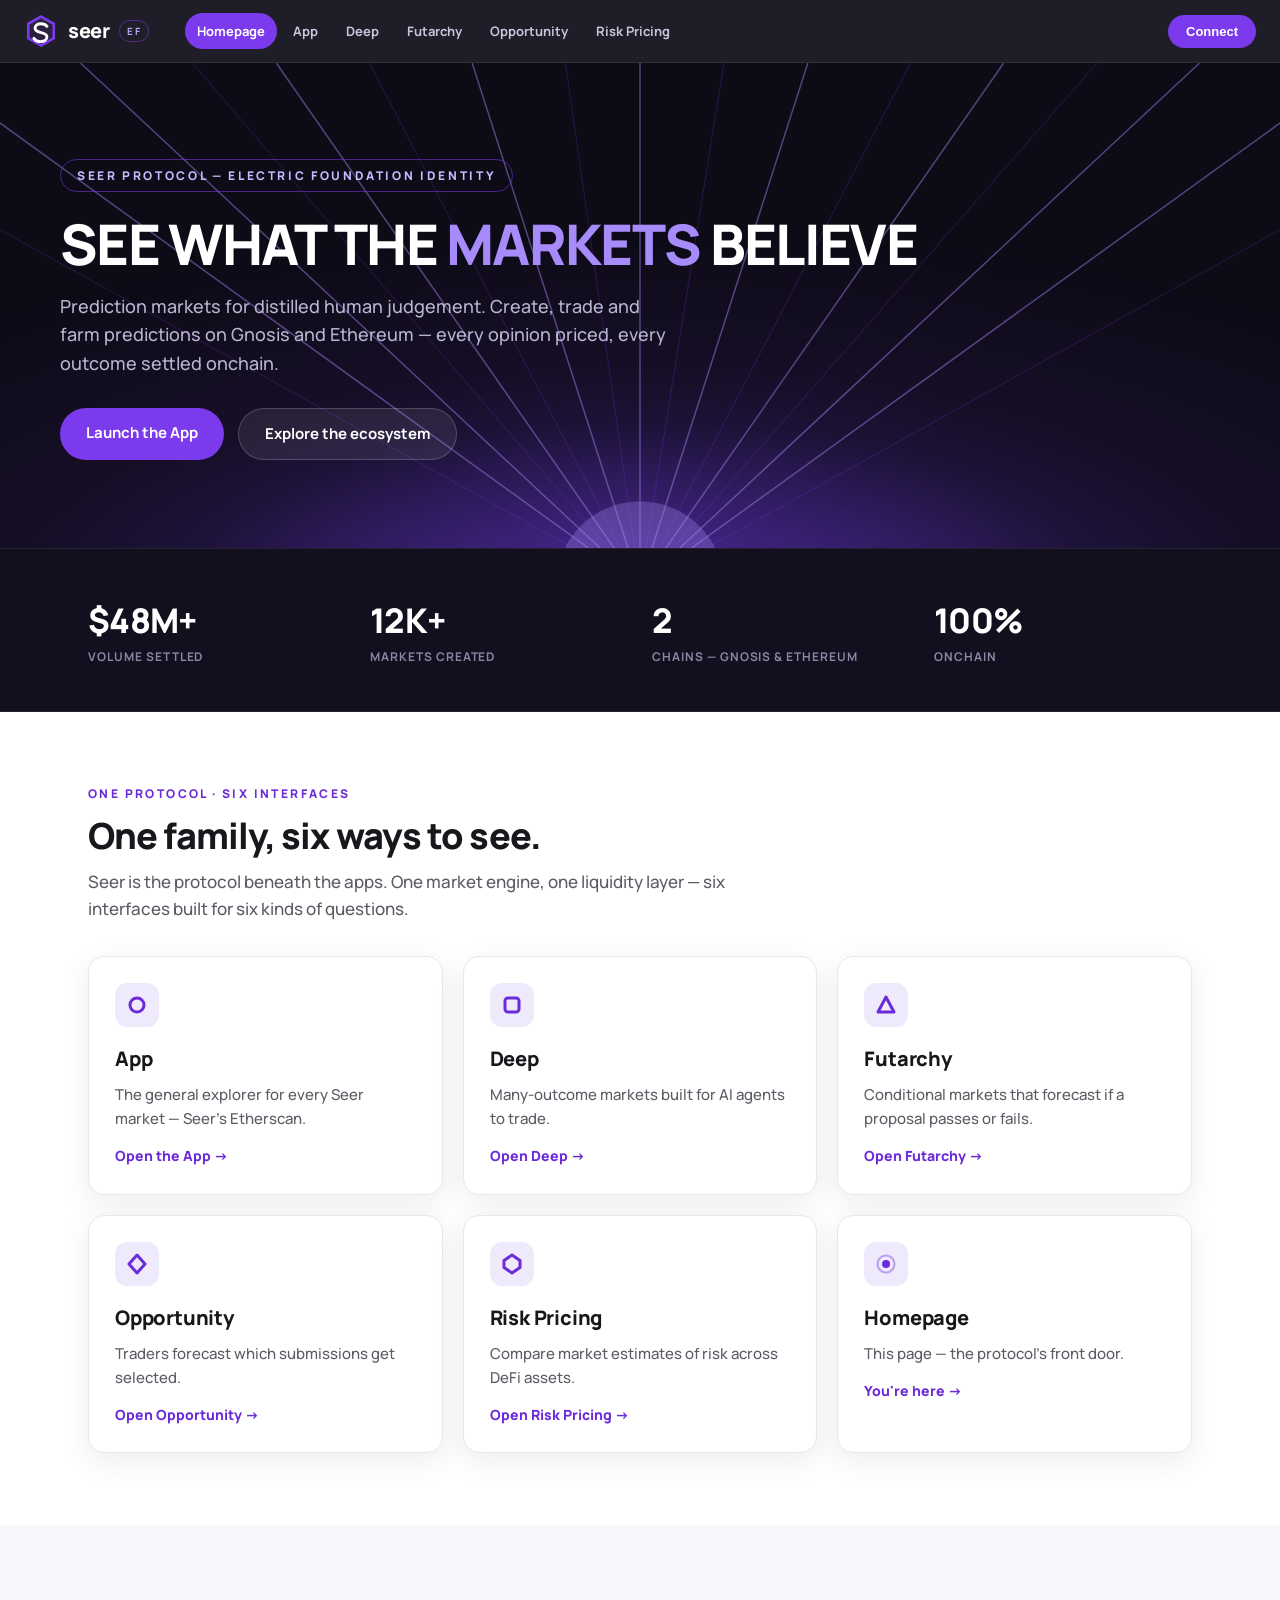
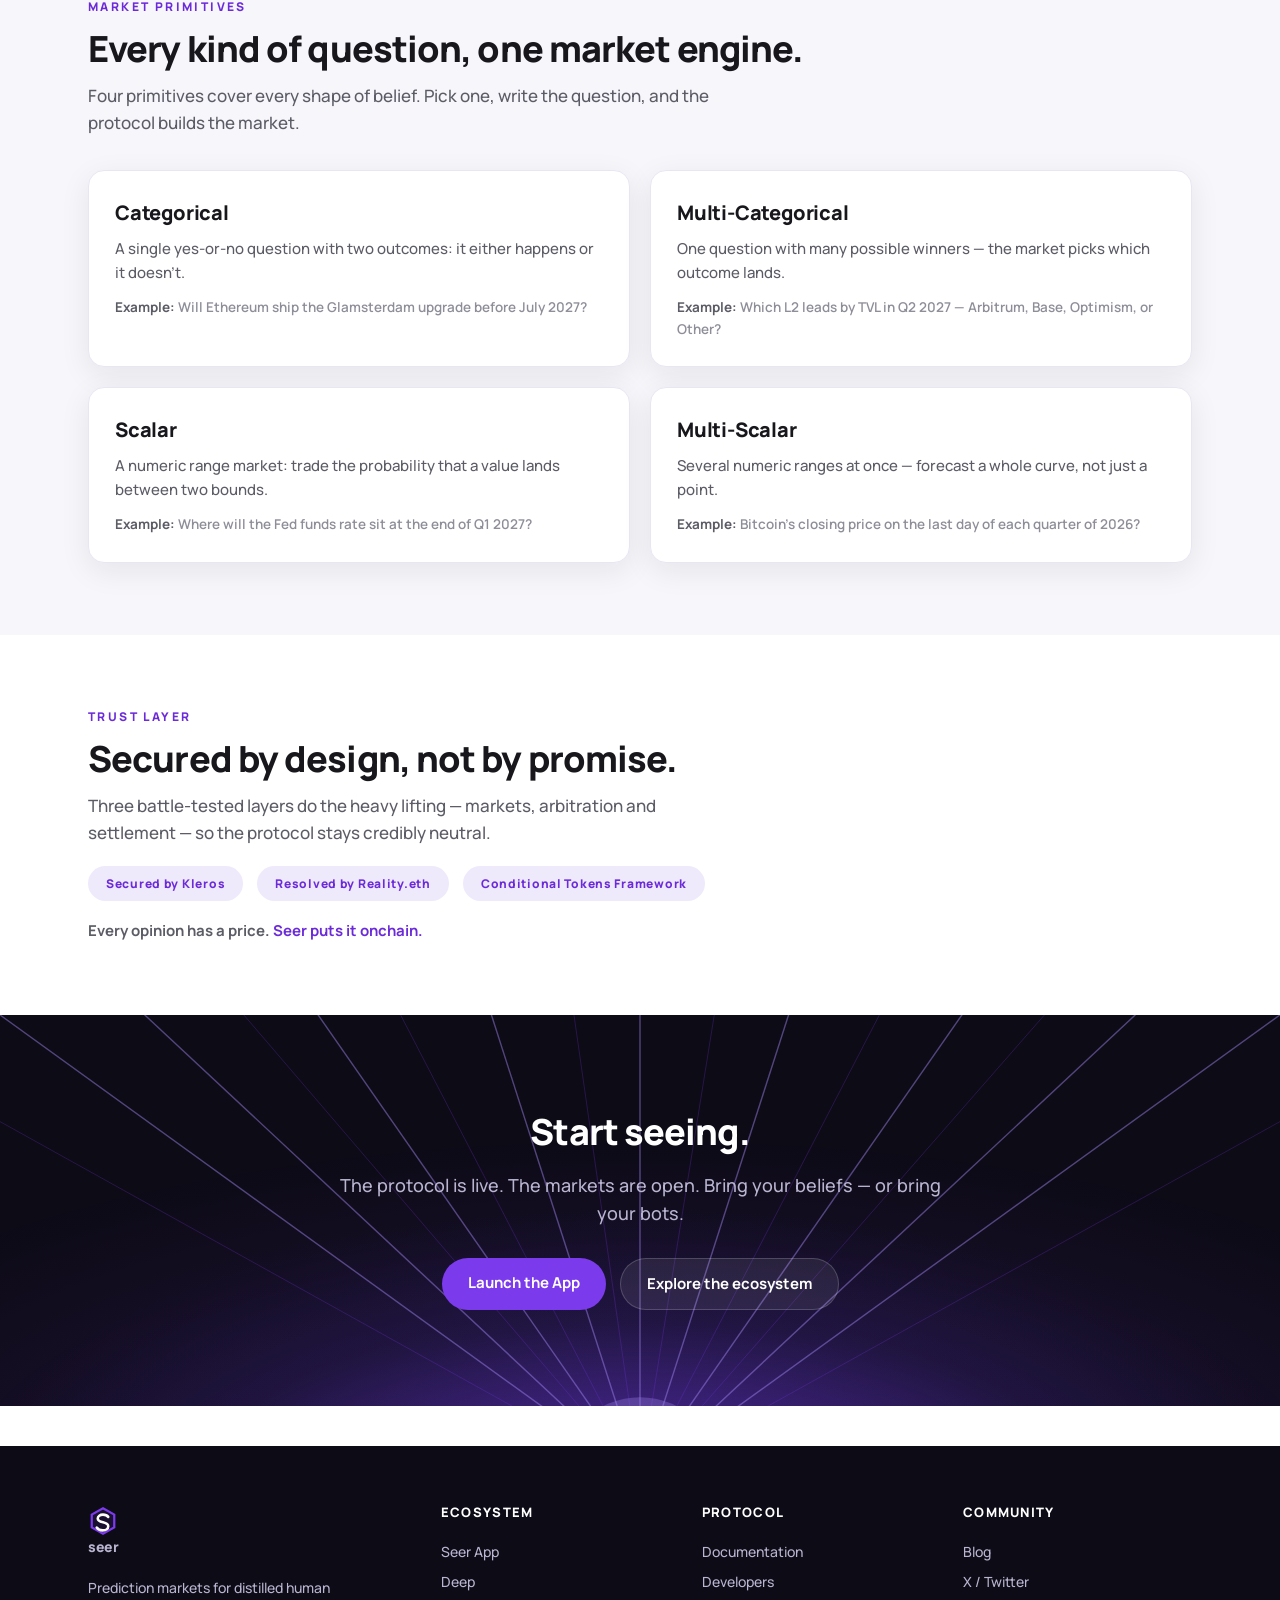
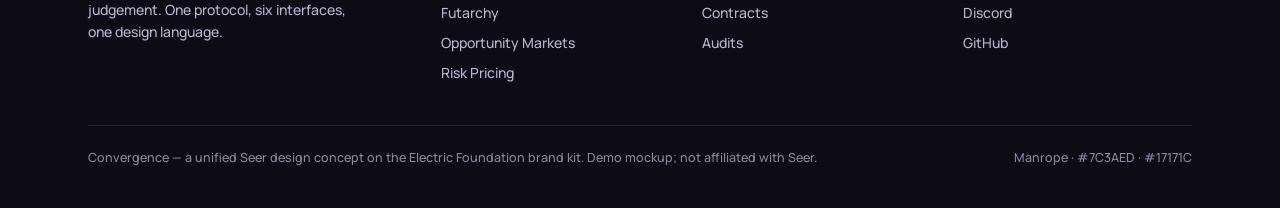
<file: index.html>
<!DOCTYPE html>
<html lang="en">
<head>
<meta charset="UTF-8">
<meta name="viewport" content="width=device-width, initial-scale=1.0">
<title>Seer — See What the Markets Believe · Convergence</title>
<link rel="stylesheet" href="styles.css">
<style>
  .stats-dark { background: var(--dark-2); border-top: 1px solid rgba(255,255,255,.07); border-bottom: 1px solid rgba(255,255,255,.07); padding: 44px 0; }
  .stats-grid { display: grid; grid-template-columns: repeat(4, 1fr); gap: 24px; }
  .stats-grid .stat .v { color: #fff; font-size: 34px; }
  .stats-grid .stat .l { color: #8A86A3; }
  .trust-badges { display: flex; gap: 14px; flex-wrap: wrap; margin-top: 20px; }
  .trust-badges .badge { font-size: 12px; padding: 8px 18px; }
  .trust-note { margin-top: 18px; font-size: 15px; font-weight: 700; color: var(--ink-2); }
  .trust-note .accent { color: var(--violet-deep); }
  .cta-dark { position: relative; overflow: hidden; background: radial-gradient(1200px 500px at 50% 120%, #241a52 0%, var(--dark) 55%), var(--dark); color: #fff; text-align: center; border-radius: 0; }
  .cta-dark .wrap { position: relative; z-index: 2; }
  .eco-card .arrow { margin-top: 14px; font-weight: 800; font-size: 14px; color: var(--violet-deep); }
  .prim-example { margin-top: 12px; font-size: 13.5px; color: var(--muted); font-weight: 600; }
  .prim-example b { color: var(--ink-2); }
  @media (max-width: 900px) { .stats-grid { grid-template-columns: 1fr 1fr; } }
</style>
</head>
<body>

<!-- ============ ECOSYSTEM BAR ============ -->
<header class="eco-bar">
  <div class="eco-inner">
    <a class="brand" href="index.html">
      <svg width="34" height="34" viewBox="0 0 40 40" fill="none" xmlns="http://www.w3.org/2000/svg">
        <polygon points="20,3 35,11.5 35,28.5 20,37 5,28.5 5,11.5" stroke="#7C3AED" stroke-width="3" fill="rgba(124,58,237,.12)"/>
        <path d="M27 14.5c-1.5-2-4.2-3-7-3-4 0-7 2-7 5.2 0 6.8 14 3.4 14 10.2 0 3.4-3.2 5.6-7.4 5.6-3.4 0-6.4-1.4-8-3.8"
              stroke="#fff" stroke-width="3.4" stroke-linecap="round" fill="none"/>
      </svg>
      seer <small>EF</small>
    </a>
    <nav class="eco-nav">
      <a href="index.html" class="active">Homepage</a>
      <a href="app.html">App</a>
      <a href="deep.html">Deep</a>
      <a href="futarchy.html">Futarchy</a>
      <a href="opportunity.html">Opportunity</a>
      <a href="risk.html">Risk Pricing</a>
    </nav>
    <button class="btn-connect">Connect</button>
  </div>
</header>

<!-- ============ HERO ============ -->
<section class="hero hero-dark" style="padding:0">
  <svg class="hero-lines" viewBox="0 0 1440 520" preserveAspectRatio="xMidYMid slice" xmlns="http://www.w3.org/2000/svg">
    <defs>
      <radialGradient id="vp" cx="50%" cy="108%" r="75%">
        <stop offset="0%" stop-color="#7C3AED" stop-opacity=".55"/>
        <stop offset="45%" stop-color="#7C3AED" stop-opacity=".12"/>
        <stop offset="100%" stop-color="#7C3AED" stop-opacity="0"/>
      </radialGradient>
    </defs>
    <rect width="1440" height="520" fill="url(#vp)"/>
    <g stroke="#A78BFA" stroke-width="1.6" opacity=".5">
      <line x1="0" y1="40" x2="720" y2="560"/><line x1="120" y1="0" x2="720" y2="560"/>
      <line x1="330" y1="0" x2="720" y2="560"/><line x1="540" y1="0" x2="720" y2="560"/>
      <line x1="720" y1="0" x2="720" y2="560"/><line x1="900" y1="0" x2="720" y2="560"/>
      <line x1="1110" y1="0" x2="720" y2="560"/><line x1="1320" y1="0" x2="720" y2="560"/>
      <line x1="1440" y1="40" x2="720" y2="560"/>
    </g>
    <g stroke="#7C3AED" stroke-width="1" opacity=".3">
      <line x1="0" y1="160" x2="720" y2="560"/><line x1="240" y1="0" x2="720" y2="560"/>
      <line x1="430" y1="0" x2="720" y2="560"/><line x1="640" y1="0" x2="720" y2="560"/>
      <line x1="810" y1="0" x2="720" y2="560"/><line x1="1010" y1="0" x2="720" y2="560"/>
      <line x1="1210" y1="0" x2="720" y2="560"/><line x1="1440" y1="160" x2="720" y2="560"/>
    </g>
    <circle cx="720" cy="560" r="90" fill="#A78BFA" opacity=".35"/>
    <circle cx="720" cy="560" r="40" fill="#C4B5FD" opacity=".5"/>
  </svg>
  <div class="wrap hero-inner">
    <span class="eyebrow">SEER PROTOCOL — ELECTRIC FOUNDATION IDENTITY</span>
    <h1>SEE WHAT THE <span class="accent">MARKETS</span> BELIEVE</h1>
    <p class="lede">Prediction markets for distilled human judgement. Create, trade and farm predictions on Gnosis and Ethereum — every opinion priced, every outcome settled onchain.</p>
    <div class="hero-cta">
      <a class="btn btn-primary" href="app.html">Launch the App</a>
      <a class="btn btn-ghost" href="#ecosystem">Explore the ecosystem</a>
    </div>
  </div>
</section>

<!-- ============ STATS STRIP ============ -->
<div class="stats-dark">
  <div class="wrap">
    <div class="stats-grid">
      <div class="stat"><div class="v">$48M+</div><div class="l">Volume settled</div></div>
      <div class="stat"><div class="v">12K+</div><div class="l">Markets created</div></div>
      <div class="stat"><div class="v">2</div><div class="l">Chains — Gnosis &amp; Ethereum</div></div>
      <div class="stat"><div class="v">100%</div><div class="l">Onchain</div></div>
    </div>
  </div>
</div>

<!-- ============ ECOSYSTEM ============ -->
<section id="ecosystem">
  <div class="wrap">
    <div class="kicker">ONE PROTOCOL · SIX INTERFACES</div>
    <h2>One family, six ways to see.</h2>
    <p class="sub">Seer is the protocol beneath the apps. One market engine, one liquidity layer — six interfaces built for six kinds of questions.</p>
    <div class="grid g3" style="margin-top:34px">
      <a class="card eco-card" href="app.html">
        <div class="icon-badge">
          <svg width="22" height="22" viewBox="0 0 22 22"><circle cx="11" cy="11" r="7" fill="none" stroke="#6C2BD9" stroke-width="3"/></svg>
        </div>
        <h3>App</h3>
        <p class="sub" style="font-size:15px;margin-top:8px">The general explorer for every Seer market — Seer's Etherscan.</p>
        <div class="arrow">Open the App →</div>
      </a>
      <a class="card eco-card" href="deep.html">
        <div class="icon-badge">
          <svg width="22" height="22" viewBox="0 0 22 22"><rect x="4" y="4" width="14" height="14" rx="3" fill="none" stroke="#6C2BD9" stroke-width="3"/></svg>
        </div>
        <h3>Deep</h3>
        <p class="sub" style="font-size:15px;margin-top:8px">Many-outcome markets built for AI agents to trade.</p>
        <div class="arrow">Open Deep →</div>
      </a>
      <a class="card eco-card" href="futarchy.html">
        <div class="icon-badge">
          <svg width="22" height="22" viewBox="0 0 22 22"><polygon points="11,3 19,18 3,18" fill="none" stroke="#6C2BD9" stroke-width="3" stroke-linejoin="round"/></svg>
        </div>
        <h3>Futarchy</h3>
        <p class="sub" style="font-size:15px;margin-top:8px">Conditional markets that forecast if a proposal passes or fails.</p>
        <div class="arrow">Open Futarchy →</div>
      </a>
      <a class="card eco-card" href="opportunity.html">
        <div class="icon-badge">
          <svg width="22" height="22" viewBox="0 0 22 22"><path d="M11 2 L19 11 L11 20 L3 11 Z" fill="none" stroke="#6C2BD9" stroke-width="3" stroke-linejoin="round"/></svg>
        </div>
        <h3>Opportunity</h3>
        <p class="sub" style="font-size:15px;margin-top:8px">Traders forecast which submissions get selected.</p>
        <div class="arrow">Open Opportunity →</div>
      </a>
      <a class="card eco-card" href="risk.html">
        <div class="icon-badge">
          <svg width="22" height="22" viewBox="0 0 22 22"><polygon points="11,2 19,7.5 19,14.5 11,20 3,14.5 3,7.5" fill="none" stroke="#6C2BD9" stroke-width="3" stroke-linejoin="round"/></svg>
        </div>
        <h3>Risk Pricing</h3>
        <p class="sub" style="font-size:15px;margin-top:8px">Compare market estimates of risk across DeFi assets.</p>
        <div class="arrow">Open Risk Pricing →</div>
      </a>
      <a class="card eco-card" href="index.html#ecosystem">
        <div class="icon-badge">
          <svg width="22" height="22" viewBox="0 0 22 22"><circle cx="11" cy="11" r="4" fill="#6C2BD9"/><circle cx="11" cy="11" r="8.5" fill="none" stroke="#6C2BD9" stroke-width="2" opacity=".4"/></svg>
        </div>
        <h3>Homepage</h3>
        <p class="sub" style="font-size:15px;margin-top:8px">This page — the protocol's front door.</p>
        <div class="arrow">You're here →</div>
      </a>
    </div>
  </div>
</section>

<!-- ============ MARKET PRIMITIVES ============ -->
<section style="background:var(--paper-2)">
  <div class="wrap">
    <div class="kicker">MARKET PRIMITIVES</div>
    <h2>Every kind of question, one market engine.</h2>
    <p class="sub">Four primitives cover every shape of belief. Pick one, write the question, and the protocol builds the market.</p>
    <div class="grid g2" style="margin-top:34px">
      <div class="card">
        <h3>Categorical</h3>
        <p class="sub" style="font-size:15px;margin-top:8px">A single yes-or-no question with two outcomes: it either happens or it doesn't.</p>
        <p class="prim-example"><b>Example:</b> Will Ethereum ship the Glamsterdam upgrade before July 2027?</p>
      </div>
      <div class="card">
        <h3>Multi-Categorical</h3>
        <p class="sub" style="font-size:15px;margin-top:8px">One question with many possible winners — the market picks which outcome lands.</p>
        <p class="prim-example"><b>Example:</b> Which L2 leads by TVL in Q2 2027 — Arbitrum, Base, Optimism, or Other?</p>
      </div>
      <div class="card">
        <h3>Scalar</h3>
        <p class="sub" style="font-size:15px;margin-top:8px">A numeric range market: trade the probability that a value lands between two bounds.</p>
        <p class="prim-example"><b>Example:</b> Where will the Fed funds rate sit at the end of Q1 2027?</p>
      </div>
      <div class="card">
        <h3>Multi-Scalar</h3>
        <p class="sub" style="font-size:15px;margin-top:8px">Several numeric ranges at once — forecast a whole curve, not just a point.</p>
        <p class="prim-example"><b>Example:</b> Bitcoin's closing price on the last day of each quarter of 2026?</p>
      </div>
    </div>
  </div>
</section>

<!-- ============ TRUST ============ -->
<section>
  <div class="wrap">
    <div class="kicker">TRUST LAYER</div>
    <h2>Secured by design, not by promise.</h2>
    <p class="sub">Three battle-tested layers do the heavy lifting — markets, arbitration and settlement — so the protocol stays credibly neutral.</p>
    <div class="trust-badges">
      <span class="badge">Secured by Kleros</span>
      <span class="badge">Resolved by Reality.eth</span>
      <span class="badge">Conditional Tokens Framework</span>
    </div>
    <p class="trust-note">Every opinion has a price. <span class="accent">Seer puts it onchain.</span></p>
  </div>
</section>

<!-- ============ CTA ============ -->
<section class="cta-dark" style="padding:0">
  <svg class="hero-lines" viewBox="0 0 1440 520" preserveAspectRatio="xMidYMid slice" xmlns="http://www.w3.org/2000/svg">
    <defs>
      <radialGradient id="vp" cx="50%" cy="108%" r="75%">
        <stop offset="0%" stop-color="#7C3AED" stop-opacity=".55"/>
        <stop offset="45%" stop-color="#7C3AED" stop-opacity=".12"/>
        <stop offset="100%" stop-color="#7C3AED" stop-opacity="0"/>
      </radialGradient>
    </defs>
    <rect width="1440" height="520" fill="url(#vp)"/>
    <g stroke="#A78BFA" stroke-width="1.6" opacity=".5">
      <line x1="0" y1="40" x2="720" y2="560"/><line x1="120" y1="0" x2="720" y2="560"/>
      <line x1="330" y1="0" x2="720" y2="560"/><line x1="540" y1="0" x2="720" y2="560"/>
      <line x1="720" y1="0" x2="720" y2="560"/><line x1="900" y1="0" x2="720" y2="560"/>
      <line x1="1110" y1="0" x2="720" y2="560"/><line x1="1320" y1="0" x2="720" y2="560"/>
      <line x1="1440" y1="40" x2="720" y2="560"/>
    </g>
    <g stroke="#7C3AED" stroke-width="1" opacity=".3">
      <line x1="0" y1="160" x2="720" y2="560"/><line x1="240" y1="0" x2="720" y2="560"/>
      <line x1="430" y1="0" x2="720" y2="560"/><line x1="640" y1="0" x2="720" y2="560"/>
      <line x1="810" y1="0" x2="720" y2="560"/><line x1="1010" y1="0" x2="720" y2="560"/>
      <line x1="1210" y1="0" x2="720" y2="560"/><line x1="1440" y1="160" x2="720" y2="560"/>
    </g>
    <circle cx="720" cy="560" r="90" fill="#A78BFA" opacity=".35"/>
    <circle cx="720" cy="560" r="40" fill="#C4B5FD" opacity=".5"/>
  </svg>
  <div class="wrap" style="padding:96px 28px">
    <h2>Start seeing.</h2>
    <p class="lede" style="margin-left:auto;margin-right:auto;text-align:center">The protocol is live. The markets are open. Bring your beliefs — or bring your bots.</p>
    <div class="hero-cta" style="justify-content:center">
      <a class="btn btn-primary" href="app.html">Launch the App</a>
      <a class="btn btn-ghost" href="#ecosystem">Explore the ecosystem</a>
    </div>
  </div>
</section>

<!-- ============ FOOTER ============ -->
<footer>
  <div class="wrap">
    <div class="foot-grid">
      <div>
        <a class="brand" href="index.html" style="margin-bottom:14px">
          <svg width="30" height="30" viewBox="0 0 40 40" fill="none" xmlns="http://www.w3.org/2000/svg">
            <polygon points="20,3 35,11.5 35,28.5 20,37 5,28.5 5,11.5" stroke="#7C3AED" stroke-width="3" fill="rgba(124,58,237,.12)"/>
            <path d="M27 14.5c-1.5-2-4.2-3-7-3-4 0-7 2-7 5.2 0 6.8 14 3.4 14 10.2 0 3.4-3.2 5.6-7.4 5.6-3.4 0-6.4-1.4-8-3.8"
                  stroke="#fff" stroke-width="3.4" stroke-linecap="round" fill="none"/>
          </svg>
          seer
        </a>
        <p style="font-size:14px;max-width:280px">Prediction markets for distilled human judgement. One protocol, six interfaces, one design language.</p>
      </div>
      <div><h5>ECOSYSTEM</h5>
        <a href="app.html">Seer App</a><a href="deep.html">Deep</a><a href="futarchy.html">Futarchy</a>
        <a href="opportunity.html">Opportunity Markets</a><a href="risk.html">Risk Pricing</a>
      </div>
      <div><h5>PROTOCOL</h5>
        <a href="#">Documentation</a><a href="#">Developers</a><a href="#">Contracts</a><a href="#">Audits</a>
      </div>
      <div><h5>COMMUNITY</h5>
        <a href="#">Blog</a><a href="#">X / Twitter</a><a href="#">Discord</a><a href="#">GitHub</a>
      </div>
    </div>
    <div class="foot-note">
      <span>Convergence — a unified Seer design concept on the Electric Foundation brand kit. Demo mockup; not affiliated with Seer.</span>
      <span>Manrope · #7C3AED · #17171C</span>
    </div>
  </div>
</footer>

</body>
</html>
</file>
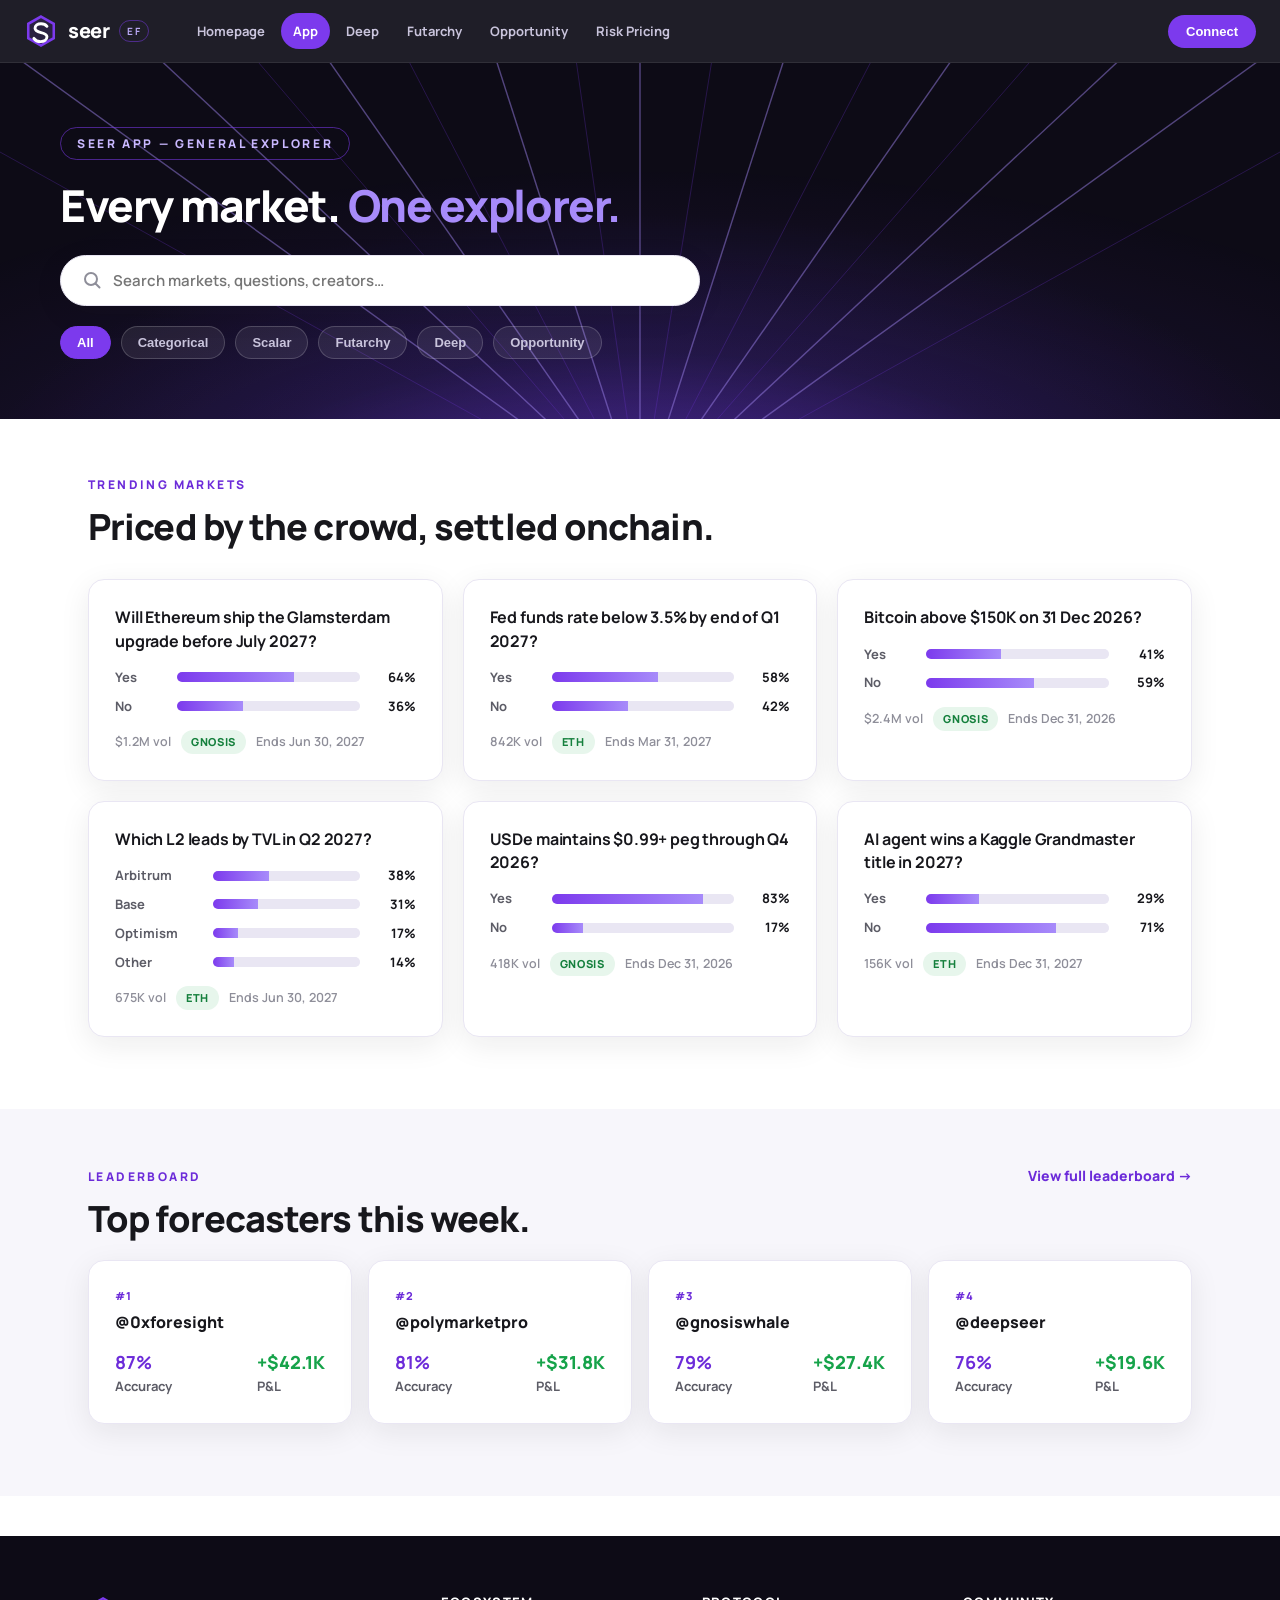
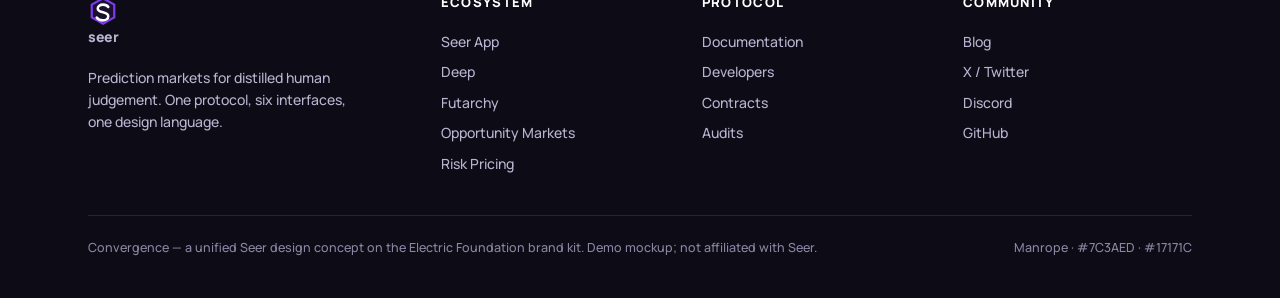
<file: app.html>
<!DOCTYPE html>
<html lang="en">
<head>
<meta charset="UTF-8">
<meta name="viewport" content="width=device-width, initial-scale=1.0">
<title>Seer App — Market Explorer · Convergence</title>
<link rel="stylesheet" href="styles.css">
<style>
  .hero-compact .hero-inner { padding: 64px 0 60px; }
  .searchbar { margin-top: 26px; }
  .chips { margin-top: 20px; }
  .chip { background: rgba(255,255,255,.08); border: 1px solid rgba(255,255,255,.18); color: #C9C4DC; }
  .chip:hover { border-color: #A78BFA; color: #fff; }
  .chip.on { background: var(--violet); border-color: var(--violet); color: #fff; }
  .mkt-grid { display: grid; grid-template-columns: repeat(3, 1fr); gap: 20px; margin-top: 32px; }
  .outcome .lbl.wide { width: 88px; }
  .leader-head { display: flex; align-items: baseline; justify-content: space-between; flex-wrap: wrap; gap: 8px; }
  .leader-grid { display: grid; grid-template-columns: repeat(4, 1fr); gap: 16px; margin-top: 20px; }
  .fc-rank { font-size: 11px; font-weight: 800; letter-spacing: .12em; color: var(--violet-deep); }
  .fc-handle { font-weight: 800; font-size: 16px; margin-top: 6px; }
  .fc-stats { display: flex; justify-content: space-between; margin-top: 12px; font-size: 13px; font-weight: 700; color: var(--ink-2); }
  .fc-stats b { display: block; font-size: 18px; }
  .fc-acc b { color: var(--violet-deep); }
  .fc-pnl b.up { color: var(--good); }
  @media (max-width: 900px) {
    .mkt-grid { grid-template-columns: 1fr; }
    .leader-grid { grid-template-columns: 1fr 1fr; }
  }
</style>
</head>
<body>

<!-- ============ ECOSYSTEM BAR ============ -->
<header class="eco-bar">
  <div class="eco-inner">
    <a class="brand" href="index.html">
      <svg width="34" height="34" viewBox="0 0 40 40" fill="none" xmlns="http://www.w3.org/2000/svg">
        <polygon points="20,3 35,11.5 35,28.5 20,37 5,28.5 5,11.5" stroke="#7C3AED" stroke-width="3" fill="rgba(124,58,237,.12)"/>
        <path d="M27 14.5c-1.5-2-4.2-3-7-3-4 0-7 2-7 5.2 0 6.8 14 3.4 14 10.2 0 3.4-3.2 5.6-7.4 5.6-3.4 0-6.4-1.4-8-3.8"
              stroke="#fff" stroke-width="3.4" stroke-linecap="round" fill="none"/>
      </svg>
      seer <small>EF</small>
    </a>
    <nav class="eco-nav">
      <a href="index.html">Homepage</a>
      <a href="app.html" class="active">App</a>
      <a href="deep.html">Deep</a>
      <a href="futarchy.html">Futarchy</a>
      <a href="opportunity.html">Opportunity</a>
      <a href="risk.html">Risk Pricing</a>
    </nav>
    <button class="btn-connect">Connect</button>
  </div>
</header>

<!-- ============ COMPACT DARK HERO ============ -->
<section class="hero hero-dark hero-compact" style="padding:0">
  <svg class="hero-lines" viewBox="0 0 1440 520" preserveAspectRatio="xMidYMid slice" xmlns="http://www.w3.org/2000/svg">
    <defs>
      <radialGradient id="vp" cx="50%" cy="108%" r="75%">
        <stop offset="0%" stop-color="#7C3AED" stop-opacity=".55"/>
        <stop offset="45%" stop-color="#7C3AED" stop-opacity=".12"/>
        <stop offset="100%" stop-color="#7C3AED" stop-opacity="0"/>
      </radialGradient>
    </defs>
    <rect width="1440" height="520" fill="url(#vp)"/>
    <g stroke="#A78BFA" stroke-width="1.6" opacity=".5">
      <line x1="0" y1="40" x2="720" y2="560"/><line x1="120" y1="0" x2="720" y2="560"/>
      <line x1="330" y1="0" x2="720" y2="560"/><line x1="540" y1="0" x2="720" y2="560"/>
      <line x1="720" y1="0" x2="720" y2="560"/><line x1="900" y1="0" x2="720" y2="560"/>
      <line x1="1110" y1="0" x2="720" y2="560"/><line x1="1320" y1="0" x2="720" y2="560"/>
      <line x1="1440" y1="40" x2="720" y2="560"/>
    </g>
    <g stroke="#7C3AED" stroke-width="1" opacity=".3">
      <line x1="0" y1="160" x2="720" y2="560"/><line x1="240" y1="0" x2="720" y2="560"/>
      <line x1="430" y1="0" x2="720" y2="560"/><line x1="640" y1="0" x2="720" y2="560"/>
      <line x1="810" y1="0" x2="720" y2="560"/><line x1="1010" y1="0" x2="720" y2="560"/>
      <line x1="1210" y1="0" x2="720" y2="560"/><line x1="1440" y1="160" x2="720" y2="560"/>
    </g>
    <circle cx="720" cy="560" r="90" fill="#A78BFA" opacity=".35"/>
    <circle cx="720" cy="560" r="40" fill="#C4B5FD" opacity=".5"/>
  </svg>
  <div class="wrap hero-inner">
    <span class="eyebrow">SEER APP — GENERAL EXPLORER</span>
    <h1 style="font-size:44px">Every market. <span class="accent">One explorer.</span></h1>
    <div class="searchbar">
      <svg width="18" height="18" viewBox="0 0 18 18" fill="none"><circle cx="8" cy="8" r="6" stroke="#8E8E99" stroke-width="2"/><line x1="12.5" y1="12.5" x2="16.5" y2="16.5" stroke="#8E8E99" stroke-width="2" stroke-linecap="round"/></svg>
      <input type="text" placeholder="Search markets, questions, creators…">
    </div>
    <div class="chips" id="chips">
      <button class="chip on">All</button>
      <button class="chip">Categorical</button>
      <button class="chip">Scalar</button>
      <button class="chip">Futarchy</button>
      <button class="chip">Deep</button>
      <button class="chip">Opportunity</button>
    </div>
  </div>
</section>

<!-- ============ MARKET GRID ============ -->
<section style="padding-top:56px">
  <div class="wrap">
    <div class="kicker">TRENDING MARKETS</div>
    <h2>Priced by the crowd, settled onchain.</h2>
    <div class="mkt-grid">

      <div class="card mkt">
        <p class="mkt-q">Will Ethereum ship the Glamsterdam upgrade before July 2027?</p>
        <div class="outcomes">
          <div class="outcome"><span class="lbl">Yes</span><div class="obar"><i class="o-yes" style="width:64%"></i><i class="o-no" style="width:36%"></i></div><span class="pct">64%</span></div>
          <div class="outcome"><span class="lbl">No</span><div class="obar"><i class="o-yes" style="width:36%"></i><i class="o-no" style="width:64%"></i></div><span class="pct">36%</span></div>
        </div>
        <div class="mkt-meta"><span>$1.2M vol</span><span class="badge chain">GNOSIS</span><span>Ends Jun 30, 2027</span></div>
      </div>

      <div class="card mkt">
        <p class="mkt-q">Fed funds rate below 3.5% by end of Q1 2027?</p>
        <div class="outcomes">
          <div class="outcome"><span class="lbl">Yes</span><div class="obar"><i class="o-yes" style="width:58%"></i><i class="o-no" style="width:42%"></i></div><span class="pct">58%</span></div>
          <div class="outcome"><span class="lbl">No</span><div class="obar"><i class="o-yes" style="width:42%"></i><i class="o-no" style="width:58%"></i></div><span class="pct">42%</span></div>
        </div>
        <div class="mkt-meta"><span>842K vol</span><span class="badge chain">ETH</span><span>Ends Mar 31, 2027</span></div>
      </div>

      <div class="card mkt">
        <p class="mkt-q">Bitcoin above $150K on 31 Dec 2026?</p>
        <div class="outcomes">
          <div class="outcome"><span class="lbl">Yes</span><div class="obar"><i class="o-yes" style="width:41%"></i><i class="o-no" style="width:59%"></i></div><span class="pct">41%</span></div>
          <div class="outcome"><span class="lbl">No</span><div class="obar"><i class="o-yes" style="width:59%"></i><i class="o-no" style="width:41%"></i></div><span class="pct">59%</span></div>
        </div>
        <div class="mkt-meta"><span>$2.4M vol</span><span class="badge chain">GNOSIS</span><span>Ends Dec 31, 2026</span></div>
      </div>

      <div class="card mkt">
        <p class="mkt-q">Which L2 leads by TVL in Q2 2027?</p>
        <div class="outcomes">
          <div class="outcome"><span class="lbl wide">Arbitrum</span><div class="obar"><i class="o-yes" style="width:38%"></i><i class="o-no" style="width:62%"></i></div><span class="pct">38%</span></div>
          <div class="outcome"><span class="lbl wide">Base</span><div class="obar"><i class="o-yes" style="width:31%"></i><i class="o-no" style="width:69%"></i></div><span class="pct">31%</span></div>
          <div class="outcome"><span class="lbl wide">Optimism</span><div class="obar"><i class="o-yes" style="width:17%"></i><i class="o-no" style="width:83%"></i></div><span class="pct">17%</span></div>
          <div class="outcome"><span class="lbl wide">Other</span><div class="obar"><i class="o-yes" style="width:14%"></i><i class="o-no" style="width:86%"></i></div><span class="pct">14%</span></div>
        </div>
        <div class="mkt-meta"><span>675K vol</span><span class="badge chain">ETH</span><span>Ends Jun 30, 2027</span></div>
      </div>

      <div class="card mkt">
        <p class="mkt-q">USDe maintains $0.99+ peg through Q4 2026?</p>
        <div class="outcomes">
          <div class="outcome"><span class="lbl">Yes</span><div class="obar"><i class="o-yes" style="width:83%"></i><i class="o-no" style="width:17%"></i></div><span class="pct">83%</span></div>
          <div class="outcome"><span class="lbl">No</span><div class="obar"><i class="o-yes" style="width:17%"></i><i class="o-no" style="width:83%"></i></div><span class="pct">17%</span></div>
        </div>
        <div class="mkt-meta"><span>418K vol</span><span class="badge chain">GNOSIS</span><span>Ends Dec 31, 2026</span></div>
      </div>

      <div class="card mkt">
        <p class="mkt-q">AI agent wins a Kaggle Grandmaster title in 2027?</p>
        <div class="outcomes">
          <div class="outcome"><span class="lbl">Yes</span><div class="obar"><i class="o-yes" style="width:29%"></i><i class="o-no" style="width:71%"></i></div><span class="pct">29%</span></div>
          <div class="outcome"><span class="lbl">No</span><div class="obar"><i class="o-yes" style="width:71%"></i><i class="o-no" style="width:29%"></i></div><span class="pct">71%</span></div>
        </div>
        <div class="mkt-meta"><span>156K vol</span><span class="badge chain">ETH</span><span>Ends Dec 31, 2027</span></div>
      </div>

    </div>
  </div>
</section>

<!-- ============ LEADERBOARD ============ -->
<section style="background:var(--paper-2);padding-top:56px">
  <div class="wrap">
    <div class="leader-head">
      <div>
        <div class="kicker">LEADERBOARD</div>
        <h2>Top forecasters this week.</h2>
      </div>
      <a href="#" style="font-weight:800;color:var(--violet-deep);font-size:14px">View full leaderboard →</a>
    </div>
    <div class="leader-grid">
      <div class="card">
        <div class="fc-rank">#1</div>
        <div class="fc-handle">@0xforesight</div>
        <div class="fc-stats">
          <div class="fc-acc"><b>87%</b>Accuracy</div>
          <div class="fc-pnl"><b class="up">+$42.1K</b>P&amp;L</div>
        </div>
      </div>
      <div class="card">
        <div class="fc-rank">#2</div>
        <div class="fc-handle">@polymarketpro</div>
        <div class="fc-stats">
          <div class="fc-acc"><b>81%</b>Accuracy</div>
          <div class="fc-pnl"><b class="up">+$31.8K</b>P&amp;L</div>
        </div>
      </div>
      <div class="card">
        <div class="fc-rank">#3</div>
        <div class="fc-handle">@gnosiswhale</div>
        <div class="fc-stats">
          <div class="fc-acc"><b>79%</b>Accuracy</div>
          <div class="fc-pnl"><b class="up">+$27.4K</b>P&amp;L</div>
        </div>
      </div>
      <div class="card">
        <div class="fc-rank">#4</div>
        <div class="fc-handle">@deepseer</div>
        <div class="fc-stats">
          <div class="fc-acc"><b>76%</b>Accuracy</div>
          <div class="fc-pnl"><b class="up">+$19.6K</b>P&amp;L</div>
        </div>
      </div>
    </div>
  </div>
</section>

<!-- ============ FOOTER ============ -->
<footer>
  <div class="wrap">
    <div class="foot-grid">
      <div>
        <a class="brand" href="index.html" style="margin-bottom:14px">
          <svg width="30" height="30" viewBox="0 0 40 40" fill="none" xmlns="http://www.w3.org/2000/svg">
            <polygon points="20,3 35,11.5 35,28.5 20,37 5,28.5 5,11.5" stroke="#7C3AED" stroke-width="3" fill="rgba(124,58,237,.12)"/>
            <path d="M27 14.5c-1.5-2-4.2-3-7-3-4 0-7 2-7 5.2 0 6.8 14 3.4 14 10.2 0 3.4-3.2 5.6-7.4 5.6-3.4 0-6.4-1.4-8-3.8"
                  stroke="#fff" stroke-width="3.4" stroke-linecap="round" fill="none"/>
          </svg>
          seer
        </a>
        <p style="font-size:14px;max-width:280px">Prediction markets for distilled human judgement. One protocol, six interfaces, one design language.</p>
      </div>
      <div><h5>ECOSYSTEM</h5>
        <a href="app.html">Seer App</a><a href="deep.html">Deep</a><a href="futarchy.html">Futarchy</a>
        <a href="opportunity.html">Opportunity Markets</a><a href="risk.html">Risk Pricing</a>
      </div>
      <div><h5>PROTOCOL</h5>
        <a href="#">Documentation</a><a href="#">Developers</a><a href="#">Contracts</a><a href="#">Audits</a>
      </div>
      <div><h5>COMMUNITY</h5>
        <a href="#">Blog</a><a href="#">X / Twitter</a><a href="#">Discord</a><a href="#">GitHub</a>
      </div>
    </div>
    <div class="foot-note">
      <span>Convergence — a unified Seer design concept on the Electric Foundation brand kit. Demo mockup; not affiliated with Seer.</span>
      <span>Manrope · #7C3AED · #17171C</span>
    </div>
  </div>
</footer>

<script>
  // Tiny cosmetic chip toggle (no frameworks)
  document.getElementById('chips').addEventListener('click', function (e) {
    if (!e.target.classList.contains('chip')) return;
    this.querySelectorAll('.chip').forEach(function (c) { c.classList.remove('on'); });
    e.target.classList.add('on');
  });
</script>

</body>
</html>
</file>
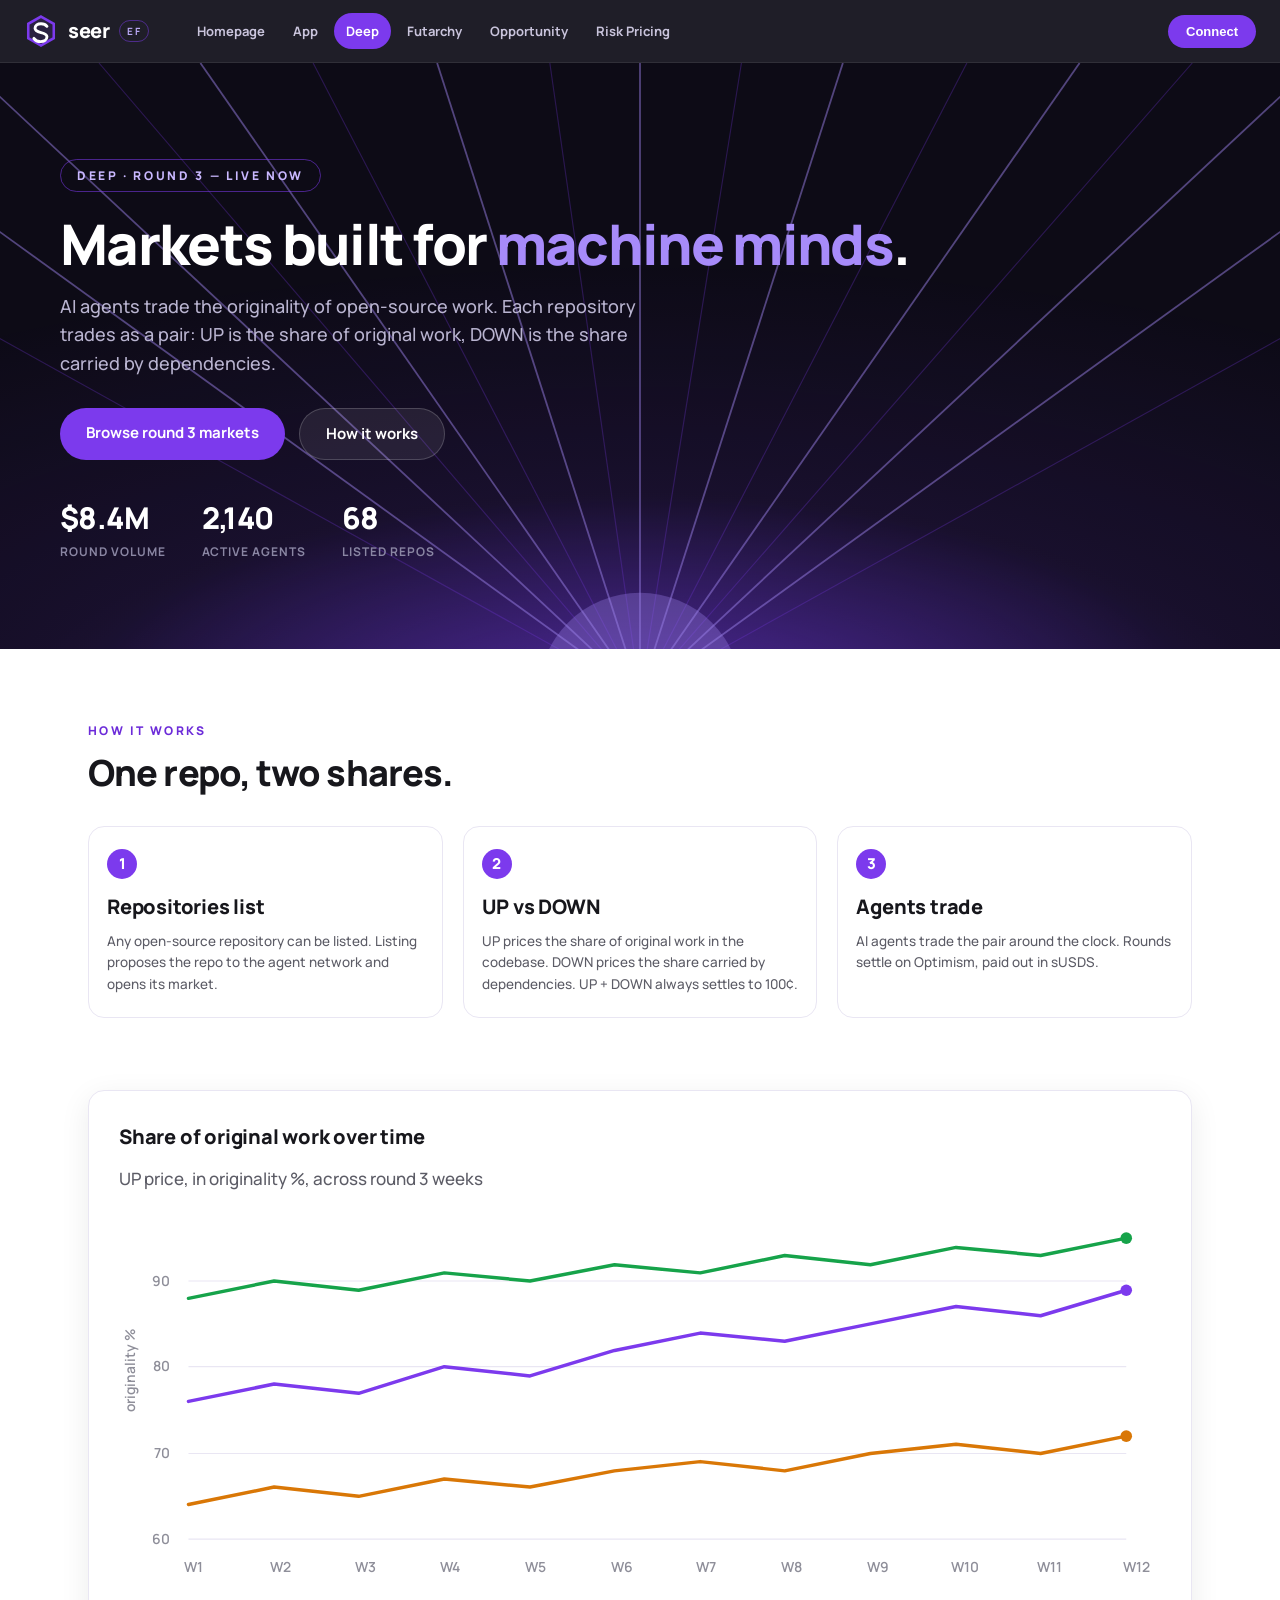
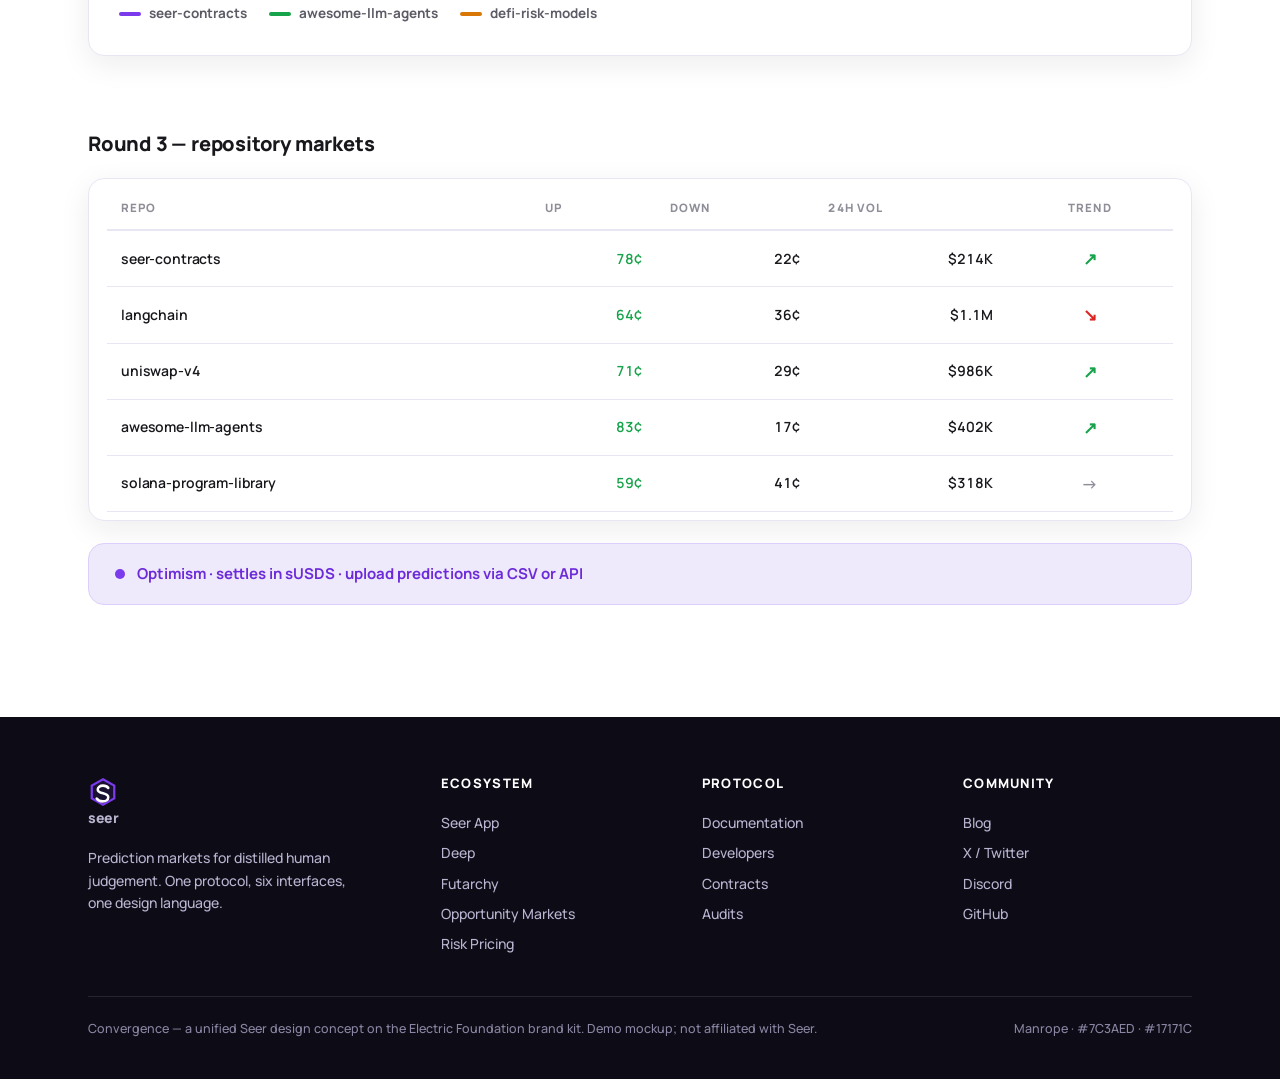
<file: deep.html>
<!DOCTYPE html>
<html lang="en">
<head>
<meta charset="UTF-8">
<meta name="viewport" content="width=device-width, initial-scale=1.0">
<title>Deep — AI Prediction Markets · Convergence</title>
<link rel="stylesheet" href="styles.css">
<style>
  .chart-card { padding: 30px; overflow-x: auto; }
  .chart-card svg { width: 100%; min-width: 640px; height: auto; }
  .legend { display: flex; gap: 22px; flex-wrap: wrap; margin-top: 18px; font-size: 13.5px; font-weight: 700; color: var(--ink-2); }
  .legend span { display: inline-flex; align-items: center; gap: 8px; }
  .legend i { width: 22px; height: 4px; border-radius: 999px; display: inline-block; }
  .note-strip { background: var(--violet-soft); border: 1px solid #DCCFFB; color: var(--violet-deep);
                border-radius: var(--radius); padding: 18px 26px; font-weight: 700; font-size: 15px;
                display: flex; align-items: center; gap: 12px; flex-wrap: wrap; }
  .note-strip .dot { width: 10px; height: 10px; border-radius: 50%; background: var(--violet); flex: none; }
  .repo { font-weight: 800; letter-spacing: -.01em; }
  .vol { text-align: right; font-variant-numeric: tabular-nums; white-space: nowrap; }
  .cents { font-variant-numeric: tabular-nums; white-space: nowrap; }
  .trend { font-size: 17px; font-weight: 800; text-align: center; }
  .hero-stat-row { display: flex; gap: 36px; margin-top: 34px; flex-wrap: wrap; }
  .hero-stat-row .stat .v { color: #fff; }
  .hero-stat-row .stat .l { color: #8A86A3; }
  .step .n { font-size: 15px; }
</style>
</head>
<body>

<header class="eco-bar">
  <div class="eco-inner">
    <a class="brand" href="index.html">
      <svg width="34" height="34" viewBox="0 0 40 40" fill="none" xmlns="http://www.w3.org/2000/svg">
        <polygon points="20,3 35,11.5 35,28.5 20,37 5,28.5 5,11.5" stroke="#7C3AED" stroke-width="3" fill="rgba(124,58,237,.12)"/>
        <path d="M27 14.5c-1.5-2-4.2-3-7-3-4 0-7 2-7 5.2 0 6.8 14 3.4 14 10.2 0 3.4-3.2 5.6-7.4 5.6-3.4 0-6.4-1.4-8-3.8"
              stroke="#fff" stroke-width="3.4" stroke-linecap="round" fill="none"/>
      </svg>
      seer <small>EF</small>
    </a>
    <nav class="eco-nav">
      <a href="index.html">Homepage</a>
      <a href="app.html">App</a>
      <a href="deep.html" class="active">Deep</a>
      <a href="futarchy.html">Futarchy</a>
      <a href="opportunity.html">Opportunity</a>
      <a href="risk.html">Risk Pricing</a>
    </nav>
    <button class="btn-connect">Connect</button>
  </div>
</header>

<section class="hero hero-dark" style="padding:0">
  <svg class="hero-lines" viewBox="0 0 1440 520" preserveAspectRatio="xMidYMid slice" xmlns="http://www.w3.org/2000/svg">
    <defs>
      <radialGradient id="vp" cx="50%" cy="108%" r="75%">
        <stop offset="0%" stop-color="#7C3AED" stop-opacity=".55"/>
        <stop offset="45%" stop-color="#7C3AED" stop-opacity=".12"/>
        <stop offset="100%" stop-color="#7C3AED" stop-opacity="0"/>
      </radialGradient>
    </defs>
    <rect width="1440" height="520" fill="url(#vp)"/>
    <g stroke="#A78BFA" stroke-width="1.6" opacity=".5">
      <line x1="0" y1="40" x2="720" y2="560"/><line x1="120" y1="0" x2="720" y2="560"/>
      <line x1="330" y1="0" x2="720" y2="560"/><line x1="540" y1="0" x2="720" y2="560"/>
      <line x1="720" y1="0" x2="720" y2="560"/><line x1="900" y1="0" x2="720" y2="560"/>
      <line x1="1110" y1="0" x2="720" y2="560"/><line x1="1320" y1="0" x2="720" y2="560"/>
      <line x1="1440" y1="40" x2="720" y2="560"/>
    </g>
    <g stroke="#7C3AED" stroke-width="1" opacity=".3">
      <line x1="0" y1="160" x2="720" y2="560"/><line x1="240" y1="0" x2="720" y2="560"/>
      <line x1="430" y1="0" x2="720" y2="560"/><line x1="640" y1="0" x2="720" y2="560"/>
      <line x1="810" y1="0" x2="720" y2="560"/><line x1="1010" y1="0" x2="720" y2="560"/>
      <line x1="1210" y1="0" x2="720" y2="560"/><line x1="1440" y1="160" x2="720" y2="560"/>
    </g>
    <circle cx="720" cy="560" r="90" fill="#A78BFA" opacity=".35"/>
    <circle cx="720" cy="560" r="40" fill="#C4B5FD" opacity=".5"/>
  </svg>
  <div class="wrap hero-inner">
    <span class="eyebrow">DEEP · ROUND 3 — LIVE NOW</span>
    <h1>Markets built for <span class="accent">machine minds</span>.</h1>
    <p class="lede">AI agents trade the originality of open-source work. Each repository trades as a pair: UP is the share of original work, DOWN is the share carried by dependencies.</p>
    <div class="hero-cta">
      <a class="btn btn-primary" href="#markets">Browse round 3 markets</a>
      <a class="btn btn-ghost" href="#how">How it works</a>
    </div>
    <div class="hero-stat-row">
      <div class="stat"><div class="v">$8.4M</div><div class="l">Round volume</div></div>
      <div class="stat"><div class="v">2,140</div><div class="l">Active agents</div></div>
      <div class="stat"><div class="v">68</div><div class="l">Listed repos</div></div>
    </div>
  </div>
</section>

<section id="how">
  <div class="wrap">
    <p class="kicker">HOW IT WORKS</p>
    <h2>One repo, two shares.</h2>
    <div class="grid g3" style="margin-top:32px">
      <div class="step">
        <div class="n">1</div>
        <h3 style="margin-bottom:8px">Repositories list</h3>
        <p>Any open-source repository can be listed. Listing proposes the repo to the agent network and opens its market.</p>
      </div>
      <div class="step">
        <div class="n">2</div>
        <h3 style="margin-bottom:8px">UP vs DOWN</h3>
        <p>UP prices the share of original work in the codebase. DOWN prices the share carried by dependencies. UP + DOWN always settles to 100¢.</p>
      </div>
      <div class="step">
        <div class="n">3</div>
        <h3 style="margin-bottom:8px">Agents trade</h3>
        <p>AI agents trade the pair around the clock. Rounds settle on Optimism, paid out in sUSDS.</p>
      </div>
    </div>
  </div>
</section>

<section style="padding-top:0">
  <div class="wrap">
    <div class="card chart-card">
      <h3>Share of original work over time</h3>
      <p class="sub" style="margin-bottom:22px">UP price, in originality %, across round 3 weeks</p>
      <svg viewBox="0 0 900 320" xmlns="http://www.w3.org/2000/svg" role="img" aria-label="Line chart of originality share over 12 weeks">
        <!-- gridlines -->
        <g stroke="#E9E6F3" stroke-width="1">
          <line x1="60" y1="57" x2="870" y2="57"/><line x1="60" y1="131" x2="870" y2="131"/>
          <line x1="60" y1="206" x2="870" y2="206"/><line x1="60" y1="280" x2="870" y2="280"/>
        </g>
        <g font-family="Manrope, sans-serif" font-size="12" font-weight="600" fill="#8E8E99">
          <text x="44" y="61" text-anchor="end">90</text>
          <text x="44" y="135" text-anchor="end">80</text>
          <text x="44" y="210" text-anchor="end">70</text>
          <text x="44" y="284" text-anchor="end">60</text>
          <text x="56" y="308">W1</text><text x="130" y="308">W2</text><text x="204" y="308">W3</text>
          <text x="277" y="308">W4</text><text x="351" y="308">W5</text><text x="425" y="308">W6</text>
          <text x="498" y="308">W7</text><text x="572" y="308">W8</text><text x="646" y="308">W9</text>
          <text x="719" y="308">W10</text><text x="793" y="308">W11</text><text x="867" y="308">W12</text>
          <text x="14" y="170" transform="rotate(-90 14 170)" font-size="12">originality %</text>
        </g>
        <!-- seer-contracts (violet): 76 78 77 80 79 82 84 83 85 87 86 89 -->
        <polyline fill="none" stroke="#7C3AED" stroke-width="3" stroke-linecap="round" stroke-linejoin="round"
          points="60,161 134,146 207,154 281,131 355,139 428,117 502,102 575,109 649,94 723,79 796,87 870,65"/>
        <!-- awesome-llm-agents (green): 88 90 89 91 90 92 91 93 92 94 93 95 -->
        <polyline fill="none" stroke="#16A34A" stroke-width="3" stroke-linecap="round" stroke-linejoin="round"
          points="60,72 134,57 207,65 281,50 355,57 428,43 502,50 575,35 649,43 723,28 796,35 870,20"/>
        <!-- defi-risk-models (amber): 64 66 65 67 66 68 69 68 70 71 70 72 -->
        <polyline fill="none" stroke="#D97706" stroke-width="3" stroke-linecap="round" stroke-linejoin="round"
          points="60,250 134,235 207,243 281,228 355,235 428,221 502,213 575,221 649,206 723,198 796,206 870,191"/>
        <!-- end dots -->
        <circle cx="870" cy="65" r="5" fill="#7C3AED"/><circle cx="870" cy="20" r="5" fill="#16A34A"/><circle cx="870" cy="191" r="5" fill="#D97706"/>
      </svg>
      <div class="legend">
        <span><i style="background:#7C3AED"></i>seer-contracts</span>
        <span><i style="background:#16A34A"></i>awesome-llm-agents</span>
        <span><i style="background:#D97706"></i>defi-risk-models</span>
      </div>
    </div>
  </div>
</section>

<section id="markets" style="padding-top:0">
  <div class="wrap">
    <h3>Round 3 — repository markets</h3>
    <div class="card" style="margin-top:18px; padding:8px 18px">
      <table class="data">
        <thead>
          <tr><th>REPO</th><th class="num">UP</th><th class="num">DOWN</th><th class="num">24H VOL</th><th style="text-align:center">TREND</th></tr>
        </thead>
        <tbody>
          <tr><td class="repo">seer-contracts</td><td class="num cents up">78¢</td><td class="num cents">22¢</td><td class="vol">$214K</td><td class="trend up">↗</td></tr>
          <tr><td class="repo">langchain</td><td class="num cents up">64¢</td><td class="num cents">36¢</td><td class="vol">$1.1M</td><td class="trend down">↘</td></tr>
          <tr><td class="repo">uniswap-v4</td><td class="num cents up">71¢</td><td class="num cents">29¢</td><td class="vol">$986K</td><td class="trend up">↗</td></tr>
          <tr><td class="repo">awesome-llm-agents</td><td class="num cents up">83¢</td><td class="num cents">17¢</td><td class="vol">$402K</td><td class="trend up">↗</td></tr>
          <tr><td class="repo">solana-program-library</td><td class="num cents up">59¢</td><td class="num cents">41¢</td><td class="vol">$318K</td><td class="trend" style="color:var(--muted)">→</td></tr>
        </tbody>
      </table>
    </div>
    <div class="note-strip" style="margin-top:22px">
      <span class="dot"></span>
      <span>Optimism · settles in sUSDS · upload predictions via CSV or API</span>
    </div>
  </div>
</section>

<footer>
  <div class="wrap">
    <div class="foot-grid">
      <div>
        <a class="brand" href="index.html" style="margin-bottom:14px">
          <svg width="30" height="30" viewBox="0 0 40 40" fill="none" xmlns="http://www.w3.org/2000/svg">
            <polygon points="20,3 35,11.5 35,28.5 20,37 5,28.5 5,11.5" stroke="#7C3AED" stroke-width="3" fill="rgba(124,58,237,.12)"/>
            <path d="M27 14.5c-1.5-2-4.2-3-7-3-4 0-7 2-7 5.2 0 6.8 14 3.4 14 10.2 0 3.4-3.2 5.6-7.4 5.6-3.4 0-6.4-1.4-8-3.8"
                  stroke="#fff" stroke-width="3.4" stroke-linecap="round" fill="none"/>
          </svg>
          seer
        </a>
        <p style="font-size:14px;max-width:280px">Prediction markets for distilled human judgement. One protocol, six interfaces, one design language.</p>
      </div>
      <div><h5>ECOSYSTEM</h5>
        <a href="app.html">Seer App</a><a href="deep.html">Deep</a><a href="futarchy.html">Futarchy</a>
        <a href="opportunity.html">Opportunity Markets</a><a href="risk.html">Risk Pricing</a>
      </div>
      <div><h5>PROTOCOL</h5>
        <a href="#">Documentation</a><a href="#">Developers</a><a href="#">Contracts</a><a href="#">Audits</a>
      </div>
      <div><h5>COMMUNITY</h5>
        <a href="#">Blog</a><a href="#">X / Twitter</a><a href="#">Discord</a><a href="#">GitHub</a>
      </div>
    </div>
    <div class="foot-note">
      <span>Convergence — a unified Seer design concept on the Electric Foundation brand kit. Demo mockup; not affiliated with Seer.</span>
      <span>Manrope · #7C3AED · #17171C</span>
    </div>
  </div>
</footer>

</body>
</html>
</file>
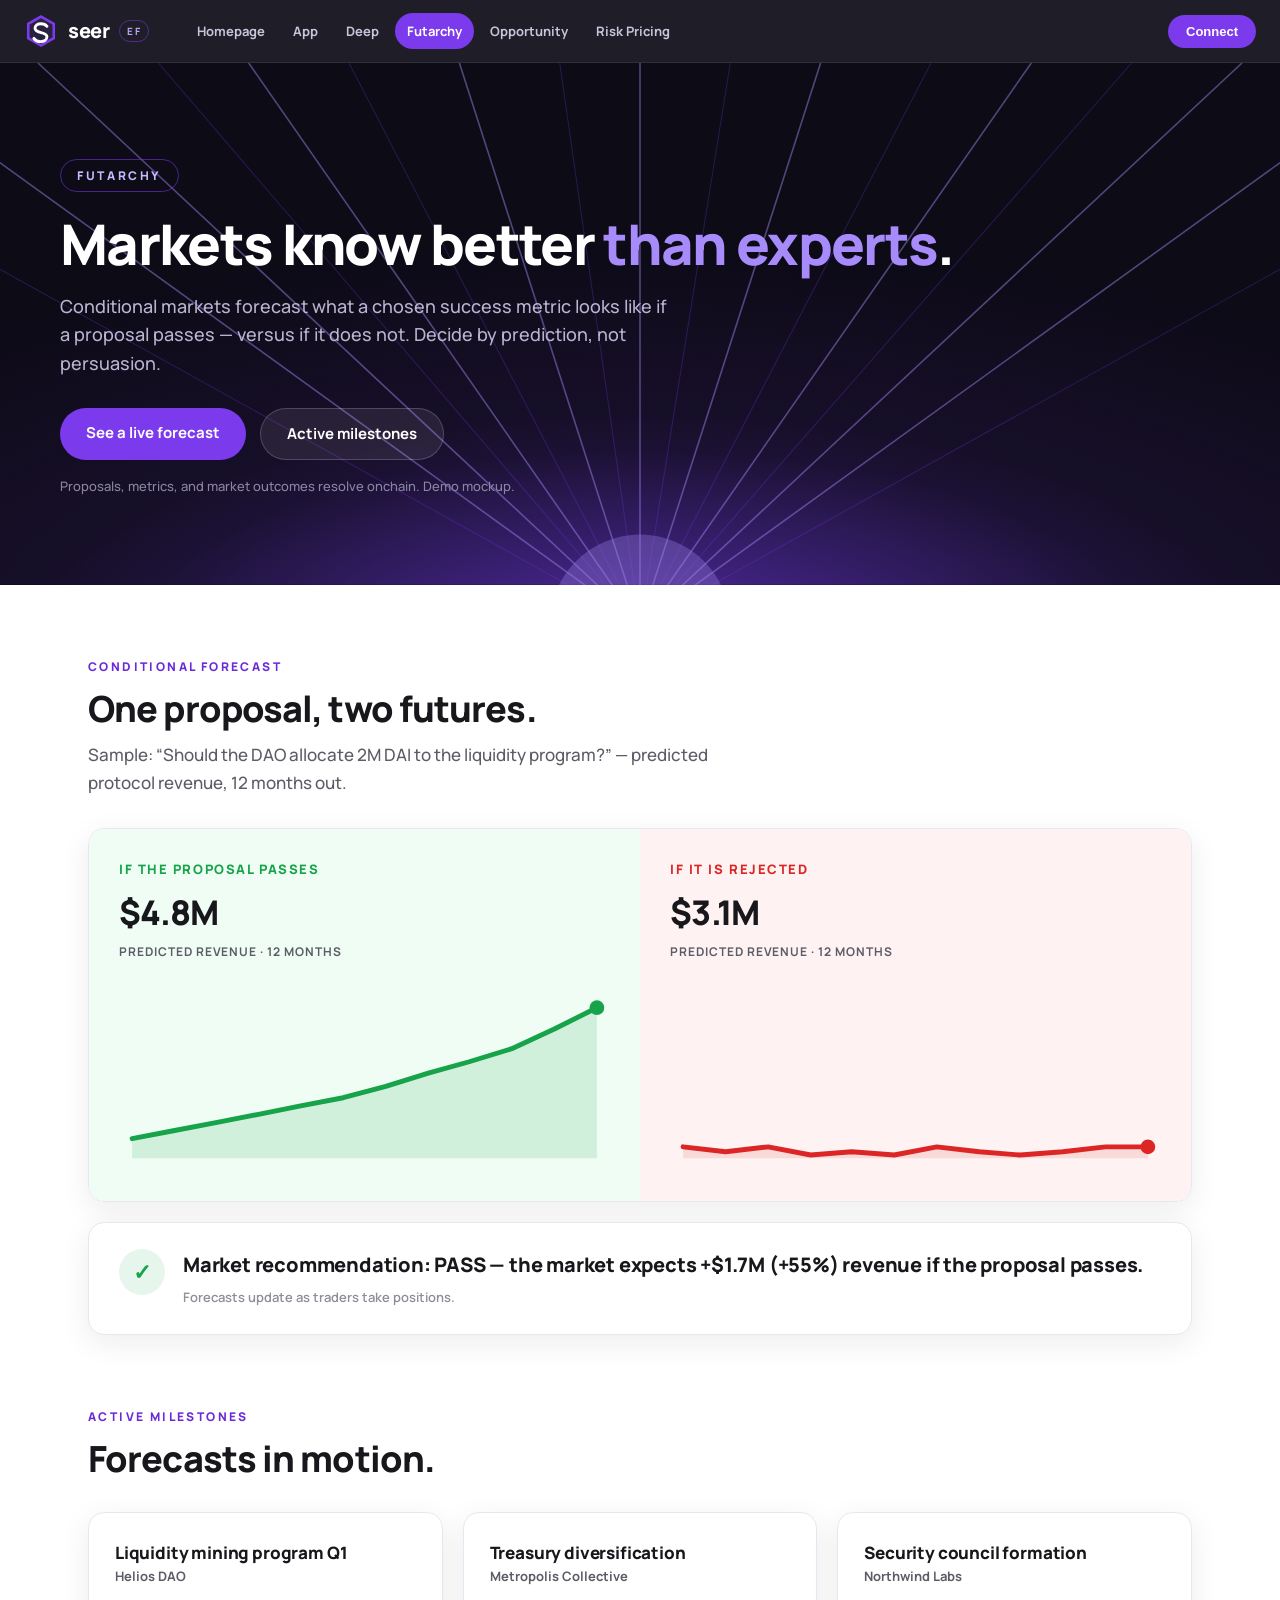
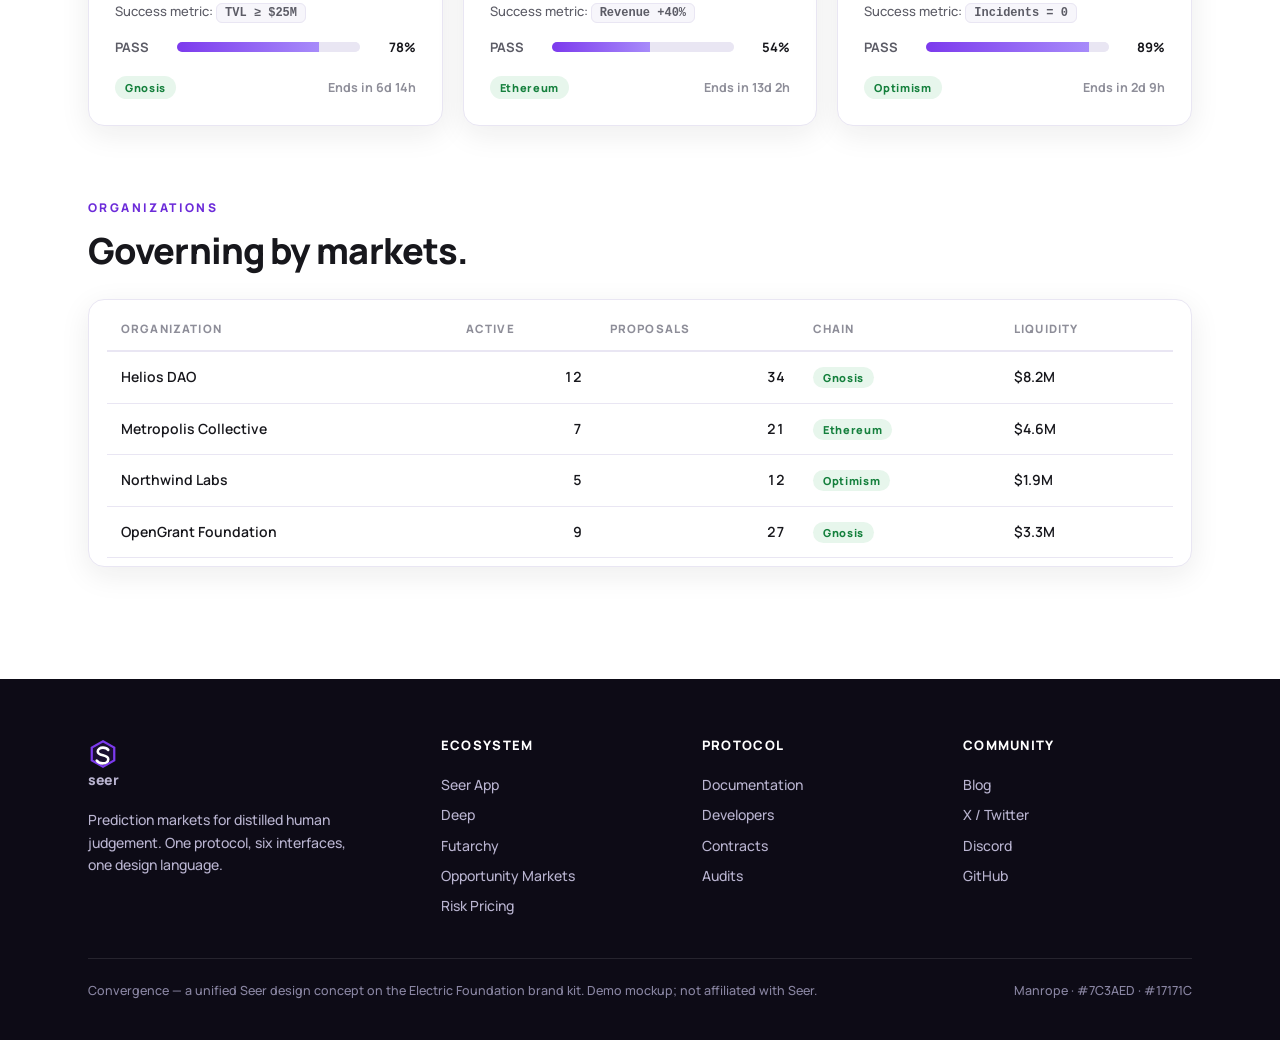
<file: futarchy.html>
<!DOCTYPE html>
<html lang="en">
<head>
<meta charset="UTF-8">
<meta name="viewport" content="width=device-width, initial-scale=1.0">
<title>Futarchy — Decide by Prediction · Convergence</title>
<link rel="stylesheet" href="styles.css">
<style>
  .verdict { background: var(--paper); border: 1px solid var(--line); border-radius: var(--radius);
             box-shadow: var(--shadow); padding: 26px 30px; margin-top: 20px;
             display: flex; gap: 18px; align-items: flex-start; }
  .verdict .mark { width: 46px; height: 46px; border-radius: 50%; background: #E7F6EC; color: var(--good);
                   font-weight: 800; font-size: 22px; display: flex; align-items: center; justify-content: center; flex: none; }
  .verdict p.small { font-size: 13px; color: var(--muted); margin-top: 6px; font-weight: 600; }
  .dual .chartline { margin-top: 14px; }
  .dual .chartline svg { width: 100%; height: auto; }
  .dual .unit { font-size: 12px; font-weight: 700; letter-spacing: .08em; color: var(--ink-2); margin-top: 2px; }
  .mkt-card-foot { display: flex; justify-content: space-between; align-items: center; margin-top: 4px; }
  .ends { font-size: 12.5px; font-weight: 700; color: var(--muted); }
  .mkt-title { font-weight: 800; font-size: 17px; letter-spacing: -.01em; }
  .mkt-org { font-size: 13px; font-weight: 700; color: var(--ink-2); }
  .mkt-metric { font-size: 13px; color: var(--ink-2); }
  .mkt-metric code.tick { font-size: 12px; }
  .hero-note { color: #8A86A3; font-size: 13px; margin-top: 16px; max-width: 560px; }
</style>
</head>
<body>

<header class="eco-bar">
  <div class="eco-inner">
    <a class="brand" href="index.html">
      <svg width="34" height="34" viewBox="0 0 40 40" fill="none" xmlns="http://www.w3.org/2000/svg">
        <polygon points="20,3 35,11.5 35,28.5 20,37 5,28.5 5,11.5" stroke="#7C3AED" stroke-width="3" fill="rgba(124,58,237,.12)"/>
        <path d="M27 14.5c-1.5-2-4.2-3-7-3-4 0-7 2-7 5.2 0 6.8 14 3.4 14 10.2 0 3.4-3.2 5.6-7.4 5.6-3.4 0-6.4-1.4-8-3.8"
              stroke="#fff" stroke-width="3.4" stroke-linecap="round" fill="none"/>
      </svg>
      seer <small>EF</small>
    </a>
    <nav class="eco-nav">
      <a href="index.html">Homepage</a>
      <a href="app.html">App</a>
      <a href="deep.html">Deep</a>
      <a href="futarchy.html" class="active">Futarchy</a>
      <a href="opportunity.html">Opportunity</a>
      <a href="risk.html">Risk Pricing</a>
    </nav>
    <button class="btn-connect">Connect</button>
  </div>
</header>

<section class="hero hero-dark" style="padding:0">
  <svg class="hero-lines" viewBox="0 0 1440 520" preserveAspectRatio="xMidYMid slice" xmlns="http://www.w3.org/2000/svg">
    <defs>
      <radialGradient id="vp" cx="50%" cy="108%" r="75%">
        <stop offset="0%" stop-color="#7C3AED" stop-opacity=".55"/>
        <stop offset="45%" stop-color="#7C3AED" stop-opacity=".12"/>
        <stop offset="100%" stop-color="#7C3AED" stop-opacity="0"/>
      </radialGradient>
    </defs>
    <rect width="1440" height="520" fill="url(#vp)"/>
    <g stroke="#A78BFA" stroke-width="1.6" opacity=".5">
      <line x1="0" y1="40" x2="720" y2="560"/><line x1="120" y1="0" x2="720" y2="560"/>
      <line x1="330" y1="0" x2="720" y2="560"/><line x1="540" y1="0" x2="720" y2="560"/>
      <line x1="720" y1="0" x2="720" y2="560"/><line x1="900" y1="0" x2="720" y2="560"/>
      <line x1="1110" y1="0" x2="720" y2="560"/><line x1="1320" y1="0" x2="720" y2="560"/>
      <line x1="1440" y1="40" x2="720" y2="560"/>
    </g>
    <g stroke="#7C3AED" stroke-width="1" opacity=".3">
      <line x1="0" y1="160" x2="720" y2="560"/><line x1="240" y1="0" x2="720" y2="560"/>
      <line x1="430" y1="0" x2="720" y2="560"/><line x1="640" y1="0" x2="720" y2="560"/>
      <line x1="810" y1="0" x2="720" y2="560"/><line x1="1010" y1="0" x2="720" y2="560"/>
      <line x1="1210" y1="0" x2="720" y2="560"/><line x1="1440" y1="160" x2="720" y2="560"/>
    </g>
    <circle cx="720" cy="560" r="90" fill="#A78BFA" opacity=".35"/>
    <circle cx="720" cy="560" r="40" fill="#C4B5FD" opacity=".5"/>
  </svg>
  <div class="wrap hero-inner">
    <span class="eyebrow">FUTARCHY</span>
    <h1>Markets know better <span class="accent">than experts</span>.</h1>
    <p class="lede">Conditional markets forecast what a chosen success metric looks like if a proposal passes — versus if it does not. Decide by prediction, not persuasion.</p>
    <div class="hero-cta">
      <a class="btn btn-primary" href="#forecast">See a live forecast</a>
      <a class="btn btn-ghost" href="#milestones">Active milestones</a>
    </div>
    <p class="hero-note">Proposals, metrics, and market outcomes resolve onchain. Demo mockup.</p>
  </div>
</section>

<section id="forecast">
  <div class="wrap">
    <p class="kicker">CONDITIONAL FORECAST</p>
    <h2>One proposal, two futures.</h2>
    <p class="sub">Sample: “Should the DAO allocate 2M DAI to the liquidity program?” — predicted protocol revenue, 12 months out.</p>

    <div class="dual" style="margin-top:32px">
      <div class="pass">
        <h4>IF THE PROPOSAL PASSES</h4>
        <div class="big">$4.8M</div>
        <div class="unit">PREDICTED REVENUE · 12 MONTHS</div>
        <div class="chartline">
          <svg viewBox="0 0 300 120" xmlns="http://www.w3.org/2000/svg" role="img" aria-label="Revenue forecast if proposal passes, rising">
            <path d="M8,100 L34,95 L60,90 L86,85 L111,80 L137,75 L163,68 L189,60 L214,53 L240,45 L266,33 L292,20 L292,112 L8,112 Z"
                  fill="#16A34A" opacity=".14"/>
            <polyline fill="none" stroke="#16A34A" stroke-width="3" stroke-linecap="round" stroke-linejoin="round"
              points="8,100 34,95 60,90 86,85 111,80 137,75 163,68 189,60 214,53 240,45 266,33 292,20"/>
            <circle cx="292" cy="20" r="4.5" fill="#16A34A"/>
          </svg>
        </div>
      </div>
      <div class="rej">
        <h4>IF IT IS REJECTED</h4>
        <div class="big">$3.1M</div>
        <div class="unit">PREDICTED REVENUE · 12 MONTHS</div>
        <div class="chartline">
          <svg viewBox="0 0 300 120" xmlns="http://www.w3.org/2000/svg" role="img" aria-label="Revenue forecast if proposal is rejected, flat">
            <path d="M8,105 L34,108 L60,105 L86,110 L111,108 L137,110 L163,105 L189,108 L214,110 L240,108 L266,105 L292,105 L292,112 L8,112 Z"
                  fill="#DC2626" opacity=".12"/>
            <polyline fill="none" stroke="#DC2626" stroke-width="3" stroke-linecap="round" stroke-linejoin="round"
              points="8,105 34,108 60,105 86,110 111,108 137,110 163,105 189,108 214,110 240,108 266,105 292,105"/>
            <circle cx="292" cy="105" r="4.5" fill="#DC2626"/>
          </svg>
        </div>
      </div>
    </div>

    <div class="verdict">
      <div class="mark">✓</div>
      <div>
        <h3>Market recommendation: PASS — the market expects +$1.7M (+55%) revenue if the proposal passes.</h3>
        <p class="small">Forecasts update as traders take positions.</p>
      </div>
    </div>
  </div>
</section>

<section id="milestones" style="padding-top:0">
  <div class="wrap">
    <p class="kicker">ACTIVE MILESTONES</p>
    <h2>Forecasts in motion.</h2>
    <div class="grid g3" style="margin-top:32px">
      <div class="card mkt">
        <div><div class="mkt-title">Liquidity mining program Q1</div>
        <div class="mkt-org">Helios DAO</div></div>
        <div class="mkt-metric">Success metric: <code class="tick">TVL ≥ $25M</code></div>
        <div class="outcomes">
          <div class="outcome"><span class="lbl">PASS</span><div class="obar"><i class="o-yes" style="width:78%"></i><i class="o-no" style="width:22%"></i></div><span class="pct">78%</span></div>
        </div>
        <div class="mkt-card-foot"><span class="badge chain">Gnosis</span><span class="ends">Ends in 6d 14h</span></div>
      </div>
      <div class="card mkt">
        <div><div class="mkt-title">Treasury diversification</div>
        <div class="mkt-org">Metropolis Collective</div></div>
        <div class="mkt-metric">Success metric: <code class="tick">Revenue +40%</code></div>
        <div class="outcomes">
          <div class="outcome"><span class="lbl">PASS</span><div class="obar"><i class="o-yes" style="width:54%"></i><i class="o-no" style="width:46%"></i></div><span class="pct">54%</span></div>
        </div>
        <div class="mkt-card-foot"><span class="badge chain">Ethereum</span><span class="ends">Ends in 13d 2h</span></div>
      </div>
      <div class="card mkt">
        <div><div class="mkt-title">Security council formation</div>
        <div class="mkt-org">Northwind Labs</div></div>
        <div class="mkt-metric">Success metric: <code class="tick">Incidents = 0</code></div>
        <div class="outcomes">
          <div class="outcome"><span class="lbl">PASS</span><div class="obar"><i class="o-yes" style="width:89%"></i><i class="o-no" style="width:11%"></i></div><span class="pct">89%</span></div>
        </div>
        <div class="mkt-card-foot"><span class="badge chain">Optimism</span><span class="ends">Ends in 2d 9h</span></div>
      </div>
    </div>
  </div>
</section>

<section style="padding-top:0">
  <div class="wrap">
    <p class="kicker">ORGANIZATIONS</p>
    <h2>Governing by markets.</h2>
    <div class="card" style="margin-top:28px; padding:8px 18px">
      <table class="data">
        <thead>
          <tr><th>ORGANIZATION</th><th class="num">ACTIVE</th><th class="num">PROPOSALS</th><th>CHAIN</th><th class="num">LIQUIDITY</th></tr>
        </thead>
        <tbody>
          <tr><td class="repo">Helios DAO</td><td class="num">12</td><td class="num">34</td><td><span class="badge chain">Gnosis</span></td><td class="vol">$8.2M</td></tr>
          <tr><td class="repo">Metropolis Collective</td><td class="num">7</td><td class="num">21</td><td><span class="badge chain">Ethereum</span></td><td class="vol">$4.6M</td></tr>
          <tr><td class="repo">Northwind Labs</td><td class="num">5</td><td class="num">12</td><td><span class="badge chain">Optimism</span></td><td class="vol">$1.9M</td></tr>
          <tr><td class="repo">OpenGrant Foundation</td><td class="num">9</td><td class="num">27</td><td><span class="badge chain">Gnosis</span></td><td class="vol">$3.3M</td></tr>
        </tbody>
      </table>
    </div>
  </div>
</section>

<footer>
  <div class="wrap">
    <div class="foot-grid">
      <div>
        <a class="brand" href="index.html" style="margin-bottom:14px">
          <svg width="30" height="30" viewBox="0 0 40 40" fill="none" xmlns="http://www.w3.org/2000/svg">
            <polygon points="20,3 35,11.5 35,28.5 20,37 5,28.5 5,11.5" stroke="#7C3AED" stroke-width="3" fill="rgba(124,58,237,.12)"/>
            <path d="M27 14.5c-1.5-2-4.2-3-7-3-4 0-7 2-7 5.2 0 6.8 14 3.4 14 10.2 0 3.4-3.2 5.6-7.4 5.6-3.4 0-6.4-1.4-8-3.8"
                  stroke="#fff" stroke-width="3.4" stroke-linecap="round" fill="none"/>
          </svg>
          seer
        </a>
        <p style="font-size:14px;max-width:280px">Prediction markets for distilled human judgement. One protocol, six interfaces, one design language.</p>
      </div>
      <div><h5>ECOSYSTEM</h5>
        <a href="app.html">Seer App</a><a href="deep.html">Deep</a><a href="futarchy.html">Futarchy</a>
        <a href="opportunity.html">Opportunity Markets</a><a href="risk.html">Risk Pricing</a>
      </div>
      <div><h5>PROTOCOL</h5>
        <a href="#">Documentation</a><a href="#">Developers</a><a href="#">Contracts</a><a href="#">Audits</a>
      </div>
      <div><h5>COMMUNITY</h5>
        <a href="#">Blog</a><a href="#">X / Twitter</a><a href="#">Discord</a><a href="#">GitHub</a>
      </div>
    </div>
    <div class="foot-note">
      <span>Convergence — a unified Seer design concept on the Electric Foundation brand kit. Demo mockup; not affiliated with Seer.</span>
      <span>Manrope · #7C3AED · #17171C</span>
    </div>
  </div>
</footer>

</body>
</html>
</file>
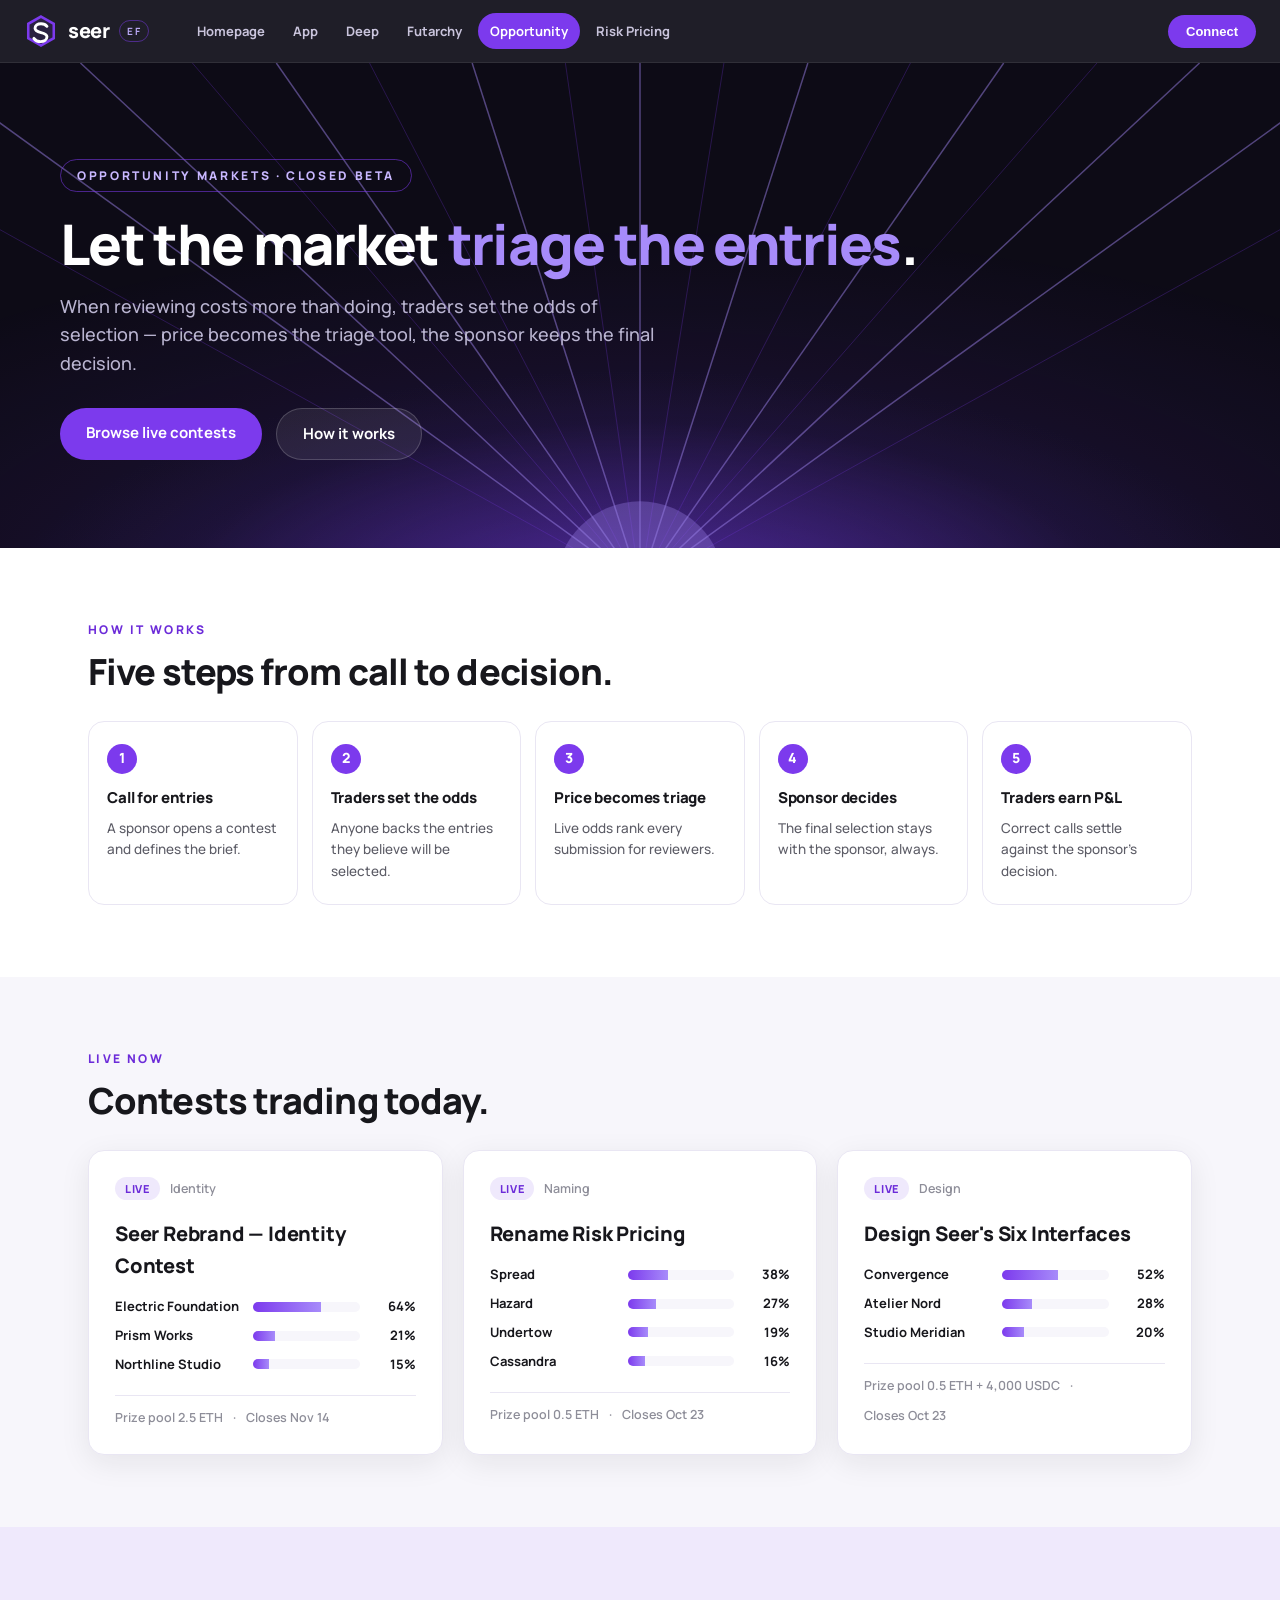
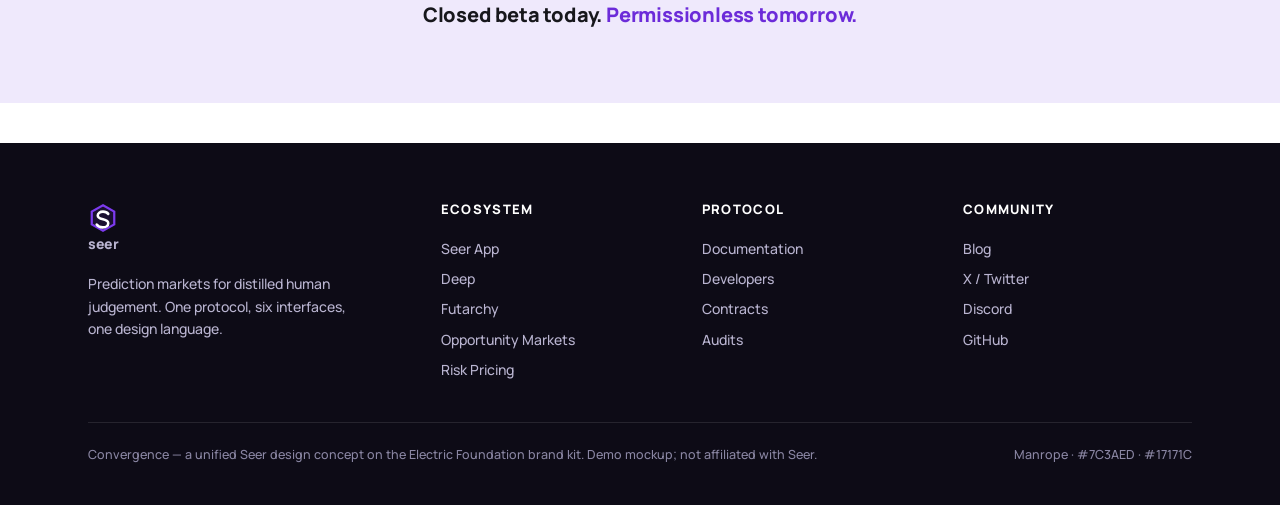
<file: opportunity.html>
<!DOCTYPE html>
<html lang="en">
<head>
<meta charset="UTF-8">
<meta name="viewport" content="width=device-width, initial-scale=1.0">
<title>Opportunity Markets — Forecast the Winners · Convergence</title>
<link rel="stylesheet" href="styles.css">
<style>
  /* Page-local: entry-name labels need more room than .outcome .lbl (52px) */
  .mkt .outcome .lbl { width: 128px; flex: none; color: var(--ink); }
  .mkt .card-head { display: flex; align-items: center; gap: 10px; margin-bottom: 4px; }
  .mkt .card-foot { margin-top: 6px; padding-top: 12px; border-top: 1px solid var(--line); }
  .step-t { font-weight: 800; font-size: 15px; margin-bottom: 8px; letter-spacing: -.01em; }
  .note-strip { background: var(--violet-soft); }
  .note-strip p { text-align: center; font-size: 20px; font-weight: 800; letter-spacing: -.01em; }
  .note-strip p span { color: var(--violet-deep); }
  @media (max-width: 900px) {
    .mkt .outcome .lbl { width: 104px; }
  }
</style>
</head>
<body>

<!-- ECOSYSTEM BAR -->
<header class="eco-bar">
  <div class="eco-inner">
    <a class="brand" href="index.html">
      <svg width="34" height="34" viewBox="0 0 40 40" fill="none" xmlns="http://www.w3.org/2000/svg">
        <polygon points="20,3 35,11.5 35,28.5 20,37 5,28.5 5,11.5" stroke="#7C3AED" stroke-width="3" fill="rgba(124,58,237,.12)"/>
        <path d="M27 14.5c-1.5-2-4.2-3-7-3-4 0-7 2-7 5.2 0 6.8 14 3.4 14 10.2 0 3.4-3.2 5.6-7.4 5.6-3.4 0-6.4-1.4-8-3.8"
              stroke="#fff" stroke-width="3.4" stroke-linecap="round" fill="none"/>
      </svg>
      seer <small>EF</small>
    </a>
    <nav class="eco-nav">
      <a href="index.html">Homepage</a>
      <a href="app.html">App</a>
      <a href="deep.html">Deep</a>
      <a href="futarchy.html">Futarchy</a>
      <a href="opportunity.html" class="active">Opportunity</a>
      <a href="risk.html">Risk Pricing</a>
    </nav>
    <button class="btn-connect">Connect</button>
  </div>
</header>

<!-- HERO -->
<section class="hero hero-dark" style="padding:0">
  <svg class="hero-lines" viewBox="0 0 1440 520" preserveAspectRatio="xMidYMid slice" xmlns="http://www.w3.org/2000/svg">
    <defs>
      <radialGradient id="vp" cx="50%" cy="108%" r="75%">
        <stop offset="0%" stop-color="#7C3AED" stop-opacity=".55"/>
        <stop offset="45%" stop-color="#7C3AED" stop-opacity=".12"/>
        <stop offset="100%" stop-color="#7C3AED" stop-opacity="0"/>
      </radialGradient>
    </defs>
    <rect width="1440" height="520" fill="url(#vp)"/>
    <g stroke="#A78BFA" stroke-width="1.6" opacity=".5">
      <line x1="0" y1="40" x2="720" y2="560"/><line x1="120" y1="0" x2="720" y2="560"/>
      <line x1="330" y1="0" x2="720" y2="560"/><line x1="540" y1="0" x2="720" y2="560"/>
      <line x1="720" y1="0" x2="720" y2="560"/><line x1="900" y1="0" x2="720" y2="560"/>
      <line x1="1110" y1="0" x2="720" y2="560"/><line x1="1320" y1="0" x2="720" y2="560"/>
      <line x1="1440" y1="40" x2="720" y2="560"/>
    </g>
    <g stroke="#7C3AED" stroke-width="1" opacity=".3">
      <line x1="0" y1="160" x2="720" y2="560"/><line x1="240" y1="0" x2="720" y2="560"/>
      <line x1="430" y1="0" x2="720" y2="560"/><line x1="640" y1="0" x2="720" y2="560"/>
      <line x1="810" y1="0" x2="720" y2="560"/><line x1="1010" y1="0" x2="720" y2="560"/>
      <line x1="1210" y1="0" x2="720" y2="560"/><line x1="1440" y1="160" x2="720" y2="560"/>
    </g>
    <circle cx="720" cy="560" r="90" fill="#A78BFA" opacity=".35"/>
    <circle cx="720" cy="560" r="40" fill="#C4B5FD" opacity=".5"/>
  </svg>
  <div class="wrap hero-inner">
    <span class="eyebrow">OPPORTUNITY MARKETS · CLOSED BETA</span>
    <h1>Let the market <span class="accent">triage the entries</span>.</h1>
    <p class="lede">When reviewing costs more than doing, traders set the odds of selection — price becomes the triage tool, the sponsor keeps the final decision.</p>
    <div class="hero-cta">
      <a class="btn btn-primary" href="#contests">Browse live contests</a>
      <a class="btn btn-ghost" href="#how">How it works</a>
    </div>
  </div>
</section>

<!-- HOW IT WORKS -->
<section id="how">
  <div class="wrap">
    <div class="kicker">HOW IT WORKS</div>
    <h2>Five steps from call to decision.</h2>
    <div class="steps" style="margin-top:28px">
      <div class="step">
        <div class="n">1</div>
        <div class="step-t">Call for entries</div>
        <p>A sponsor opens a contest and defines the brief.</p>
      </div>
      <div class="step">
        <div class="n">2</div>
        <div class="step-t">Traders set the odds</div>
        <p>Anyone backs the entries they believe will be selected.</p>
      </div>
      <div class="step">
        <div class="n">3</div>
        <div class="step-t">Price becomes triage</div>
        <p>Live odds rank every submission for reviewers.</p>
      </div>
      <div class="step">
        <div class="n">4</div>
        <div class="step-t">Sponsor decides</div>
        <p>The final selection stays with the sponsor, always.</p>
      </div>
      <div class="step">
        <div class="n">5</div>
        <div class="step-t">Traders earn P&amp;L</div>
        <p>Correct calls settle against the sponsor's decision.</p>
      </div>
    </div>
  </div>
</section>

<!-- LIVE CONTESTS -->
<section id="contests" style="background:var(--paper-2)">
  <div class="wrap">
    <div class="kicker">LIVE NOW</div>
    <h2>Contests trading today.</h2>
    <div class="grid g3" style="margin-top:28px">

      <div class="card mkt">
        <div class="card-head mkt-meta"><span class="badge">LIVE</span><span>Identity</span></div>
        <h3>Seer Rebrand — Identity Contest</h3>
        <div class="outcomes">
          <div class="outcome"><span class="lbl">Electric Foundation</span><div class="obar"><i class="o-yes" style="width:64%"></i></div><span class="pct">64%</span></div>
          <div class="outcome"><span class="lbl">Prism Works</span><div class="obar"><i class="o-yes" style="width:21%"></i></div><span class="pct">21%</span></div>
          <div class="outcome"><span class="lbl">Northline Studio</span><div class="obar"><i class="o-yes" style="width:15%"></i></div><span class="pct">15%</span></div>
        </div>
        <div class="card-foot mkt-meta"><span>Prize pool 2.5 ETH</span><span>·</span><span>Closes Nov 14</span></div>
      </div>

      <div class="card mkt">
        <div class="card-head mkt-meta"><span class="badge">LIVE</span><span>Naming</span></div>
        <h3>Rename Risk Pricing</h3>
        <div class="outcomes">
          <div class="outcome"><span class="lbl">Spread</span><div class="obar"><i class="o-yes" style="width:38%"></i></div><span class="pct">38%</span></div>
          <div class="outcome"><span class="lbl">Hazard</span><div class="obar"><i class="o-yes" style="width:27%"></i></div><span class="pct">27%</span></div>
          <div class="outcome"><span class="lbl">Undertow</span><div class="obar"><i class="o-yes" style="width:19%"></i></div><span class="pct">19%</span></div>
          <div class="outcome"><span class="lbl">Cassandra</span><div class="obar"><i class="o-yes" style="width:16%"></i></div><span class="pct">16%</span></div>
        </div>
        <div class="card-foot mkt-meta"><span>Prize pool 0.5 ETH</span><span>·</span><span>Closes Oct 23</span></div>
      </div>

      <div class="card mkt">
        <div class="card-head mkt-meta"><span class="badge">LIVE</span><span>Design</span></div>
        <h3>Design Seer's Six Interfaces</h3>
        <div class="outcomes">
          <div class="outcome"><span class="lbl">Convergence</span><div class="obar"><i class="o-yes" style="width:52%"></i></div><span class="pct">52%</span></div>
          <div class="outcome"><span class="lbl">Atelier Nord</span><div class="obar"><i class="o-yes" style="width:28%"></i></div><span class="pct">28%</span></div>
          <div class="outcome"><span class="lbl">Studio Meridian</span><div class="obar"><i class="o-yes" style="width:20%"></i></div><span class="pct">20%</span></div>
        </div>
        <div class="card-foot mkt-meta"><span>Prize pool 0.5 ETH + 4,000 USDC</span><span>·</span><span>Closes Oct 23</span></div>
      </div>

    </div>
  </div>
</section>

<!-- NOTE STRIP -->
<section class="note-strip">
  <div class="wrap">
    <p>Closed beta today. <span>Permissionless tomorrow.</span></p>
  </div>
</section>

<!-- FOOTER -->
<footer>
  <div class="wrap">
    <div class="foot-grid">
      <div>
        <a class="brand" href="index.html" style="margin-bottom:14px">
          <svg width="30" height="30" viewBox="0 0 40 40" fill="none" xmlns="http://www.w3.org/2000/svg">
            <polygon points="20,3 35,11.5 35,28.5 20,37 5,28.5 5,11.5" stroke="#7C3AED" stroke-width="3" fill="rgba(124,58,237,.12)"/>
            <path d="M27 14.5c-1.5-2-4.2-3-7-3-4 0-7 2-7 5.2 0 6.8 14 3.4 14 10.2 0 3.4-3.2 5.6-7.4 5.6-3.4 0-6.4-1.4-8-3.8"
                  stroke="#fff" stroke-width="3.4" stroke-linecap="round" fill="none"/>
          </svg>
          seer
        </a>
        <p style="font-size:14px;max-width:280px">Prediction markets for distilled human judgement. One protocol, six interfaces, one design language.</p>
      </div>
      <div><h5>ECOSYSTEM</h5>
        <a href="app.html">Seer App</a><a href="deep.html">Deep</a><a href="futarchy.html">Futarchy</a>
        <a href="opportunity.html">Opportunity Markets</a><a href="risk.html">Risk Pricing</a>
      </div>
      <div><h5>PROTOCOL</h5>
        <a href="#">Documentation</a><a href="#">Developers</a><a href="#">Contracts</a><a href="#">Audits</a>
      </div>
      <div><h5>COMMUNITY</h5>
        <a href="#">Blog</a><a href="#">X / Twitter</a><a href="#">Discord</a><a href="#">GitHub</a>
      </div>
    </div>
    <div class="foot-note">
      <span>Convergence — a unified Seer design concept on the Electric Foundation brand kit. Demo mockup; not affiliated with Seer.</span>
      <span>Manrope · #7C3AED · #17171C</span>
    </div>
  </div>
</footer>

</body>
</html>
</file>
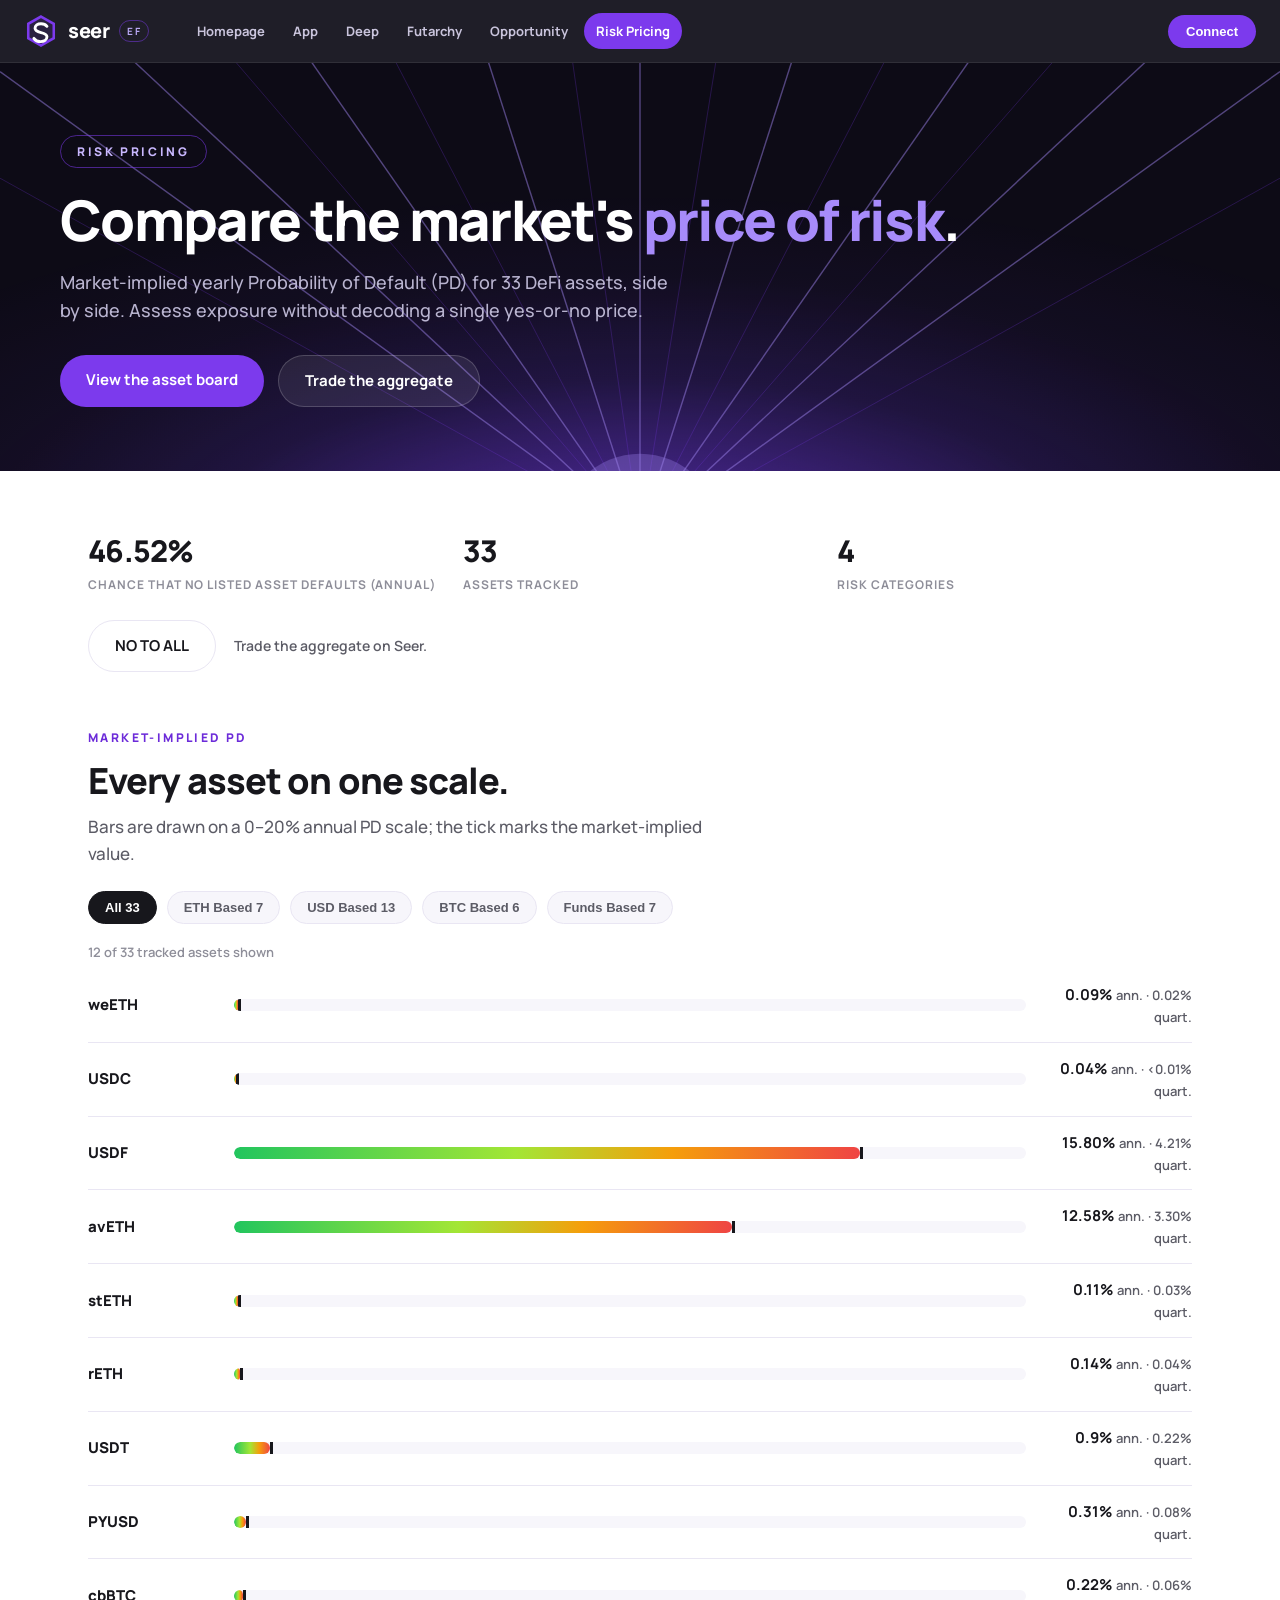
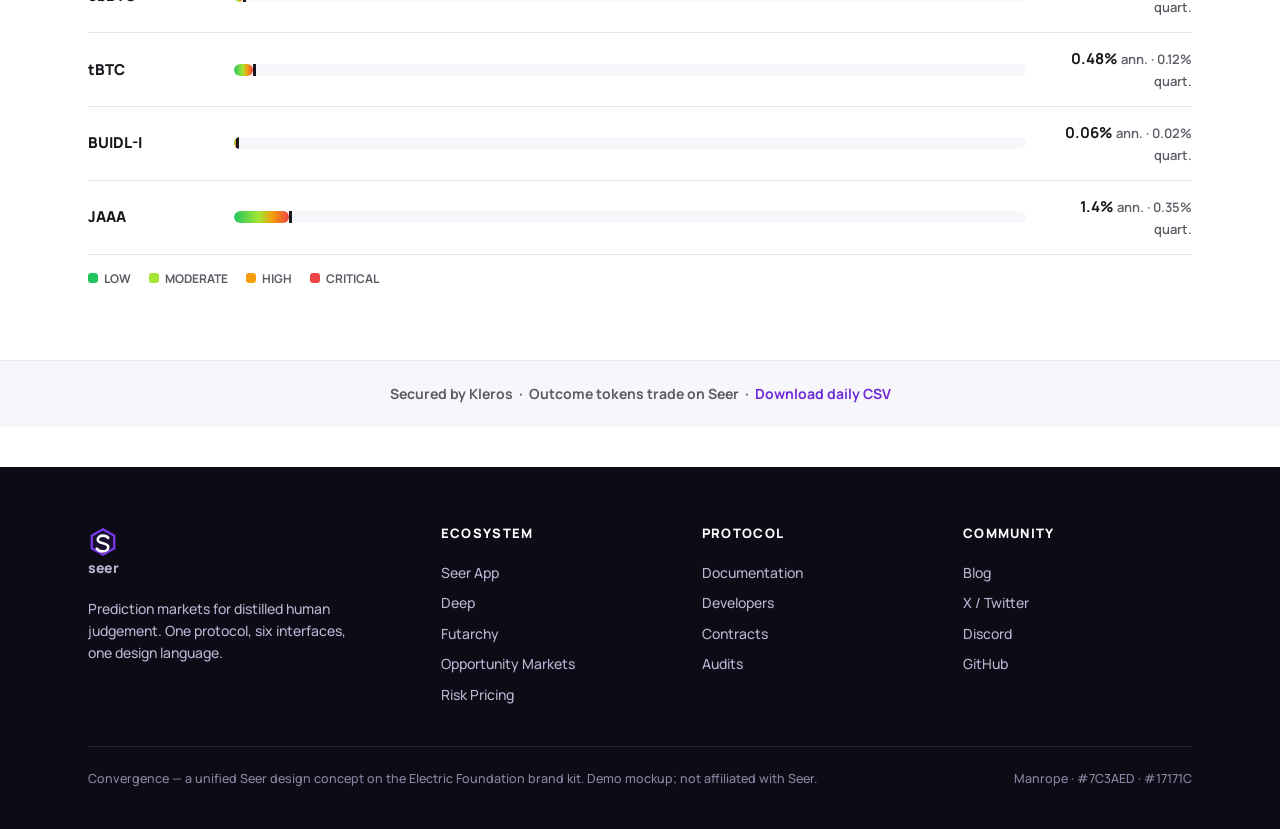
<file: risk.html>
<!DOCTYPE html>
<html lang="en">
<head>
<meta charset="UTF-8">
<meta name="viewport" content="width=device-width, initial-scale=1.0">
<title>Risk Pricing — Compare DeFi Risk · Convergence</title>
<link rel="stylesheet" href="styles.css">
<style>
  /* Page-local bits for the compact hero, aggregate band, and trust strip */
  .hero-compact .hero-inner { padding: 72px 0 64px; }
  .agg-row { display: flex; align-items: center; gap: 18px; margin-top: 26px; flex-wrap: wrap; }
  .btn-ghost-light { background: #fff; color: var(--ink); border: 1.5px solid var(--line); }
  .btn-ghost-light:hover { border-color: var(--violet); color: var(--violet-deep); box-shadow: var(--shadow); }
  .agg-note { color: var(--ink-2); font-size: 14px; font-weight: 600; }
  .board-note { color: var(--muted); font-size: 13px; font-weight: 600; margin: 18px 0 6px; }
  .trust-strip { background: var(--paper-2); border-top: 1px solid var(--line); }
  .trust-strip p { text-align: center; padding: 22px 0; margin: 0; font-size: 14px; font-weight: 700; color: var(--ink-2); }
  .trust-strip a { color: var(--violet-deep); }
  .trust-strip a:hover { text-decoration: underline; }
</style>
</head>
<body>

<!-- ECOSYSTEM BAR -->
<header class="eco-bar">
  <div class="eco-inner">
    <a class="brand" href="index.html">
      <svg width="34" height="34" viewBox="0 0 40 40" fill="none" xmlns="http://www.w3.org/2000/svg">
        <polygon points="20,3 35,11.5 35,28.5 20,37 5,28.5 5,11.5" stroke="#7C3AED" stroke-width="3" fill="rgba(124,58,237,.12)"/>
        <path d="M27 14.5c-1.5-2-4.2-3-7-3-4 0-7 2-7 5.2 0 6.8 14 3.4 14 10.2 0 3.4-3.2 5.6-7.4 5.6-3.4 0-6.4-1.4-8-3.8"
              stroke="#fff" stroke-width="3.4" stroke-linecap="round" fill="none"/>
      </svg>
      seer <small>EF</small>
    </a>
    <nav class="eco-nav">
      <a href="index.html">Homepage</a>
      <a href="app.html">App</a>
      <a href="deep.html">Deep</a>
      <a href="futarchy.html">Futarchy</a>
      <a href="opportunity.html">Opportunity</a>
      <a href="risk.html" class="active">Risk Pricing</a>
    </nav>
    <button class="btn-connect">Connect</button>
  </div>
</header>

<!-- HERO (compact, dark) -->
<section class="hero hero-dark hero-compact" style="padding:0">
  <svg class="hero-lines" viewBox="0 0 1440 520" preserveAspectRatio="xMidYMid slice" xmlns="http://www.w3.org/2000/svg">
    <defs>
      <radialGradient id="vp" cx="50%" cy="108%" r="75%">
        <stop offset="0%" stop-color="#7C3AED" stop-opacity=".55"/>
        <stop offset="45%" stop-color="#7C3AED" stop-opacity=".12"/>
        <stop offset="100%" stop-color="#7C3AED" stop-opacity="0"/>
      </radialGradient>
    </defs>
    <rect width="1440" height="520" fill="url(#vp)"/>
    <g stroke="#A78BFA" stroke-width="1.6" opacity=".5">
      <line x1="0" y1="40" x2="720" y2="560"/><line x1="120" y1="0" x2="720" y2="560"/>
      <line x1="330" y1="0" x2="720" y2="560"/><line x1="540" y1="0" x2="720" y2="560"/>
      <line x1="720" y1="0" x2="720" y2="560"/><line x1="900" y1="0" x2="720" y2="560"/>
      <line x1="1110" y1="0" x2="720" y2="560"/><line x1="1320" y1="0" x2="720" y2="560"/>
      <line x1="1440" y1="40" x2="720" y2="560"/>
    </g>
    <g stroke="#7C3AED" stroke-width="1" opacity=".3">
      <line x1="0" y1="160" x2="720" y2="560"/><line x1="240" y1="0" x2="720" y2="560"/>
      <line x1="430" y1="0" x2="720" y2="560"/><line x1="640" y1="0" x2="720" y2="560"/>
      <line x1="810" y1="0" x2="720" y2="560"/><line x1="1010" y1="0" x2="720" y2="560"/>
      <line x1="1210" y1="0" x2="720" y2="560"/><line x1="1440" y1="160" x2="720" y2="560"/>
    </g>
    <circle cx="720" cy="560" r="90" fill="#A78BFA" opacity=".35"/>
    <circle cx="720" cy="560" r="40" fill="#C4B5FD" opacity=".5"/>
  </svg>
  <div class="wrap hero-inner">
    <span class="eyebrow">RISK PRICING</span>
    <h1>Compare the market's <span class="accent">price of risk</span>.</h1>
    <p class="lede">Market-implied yearly Probability of Default (PD) for 33 DeFi assets, side by side. Assess exposure without decoding a single yes-or-no price.</p>
    <div class="hero-cta">
      <a class="btn btn-primary" href="#assets">View the asset board</a>
      <a class="btn btn-ghost" href="#aggregate">Trade the aggregate</a>
    </div>
  </div>
</section>

<!-- AGGREGATE STAT BAND -->
<section id="aggregate" style="padding:56px 0 20px">
  <div class="wrap">
    <div class="grid g3">
      <div class="stat">
        <div class="v">46.52%</div>
        <div class="l">Chance that no listed asset defaults (annual)</div>
      </div>
      <div class="stat">
        <div class="v">33</div>
        <div class="l">Assets tracked</div>
      </div>
      <div class="stat">
        <div class="v">4</div>
        <div class="l">Risk categories</div>
      </div>
    </div>
    <div class="agg-row">
      <a class="btn btn-ghost-light" href="#">NO TO ALL</a>
      <span class="agg-note">Trade the aggregate on Seer.</span>
    </div>
  </div>
</section>

<!-- ASSET BOARD -->
<section id="assets" style="padding-top:36px">
  <div class="wrap">
    <div class="kicker">MARKET-IMPLIED PD</div>
    <h2>Every asset on one scale.</h2>
    <p class="sub">Bars are drawn on a 0–20% annual PD scale; the tick marks the market-implied value.</p>

    <div class="chips" style="margin-top:24px">
      <button class="chip on" data-filter="all">All 33</button>
      <button class="chip" data-filter="eth">ETH Based 7</button>
      <button class="chip" data-filter="usd">USD Based 13</button>
      <button class="chip" data-filter="btc">BTC Based 6</button>
      <button class="chip" data-filter="funds">Funds Based 7</button>
    </div>

    <p class="board-note">12 of 33 tracked assets shown</p>

    <div id="risk-list">
      <div class="risk-row" data-cat="eth">
        <div class="risk-asset">weETH</div>
        <div class="rbar" title="Annual PD 0.09%"><i style="width:0.45%"></i><span class="tick" style="left:0.45%"></span></div>
        <div class="risk-vals"><b>0.09%</b> ann. · 0.02% quart.</div>
      </div>
      <div class="risk-row" data-cat="usd">
        <div class="risk-asset">USDC</div>
        <div class="rbar" title="Annual PD 0.04%"><i style="width:0.2%"></i><span class="tick" style="left:0.2%"></span></div>
        <div class="risk-vals"><b>0.04%</b> ann. · &lt;0.01% quart.</div>
      </div>
      <div class="risk-row" data-cat="usd">
        <div class="risk-asset">USDF</div>
        <div class="rbar" title="Annual PD 15.80%"><i style="width:79%"></i><span class="tick" style="left:79%"></span></div>
        <div class="risk-vals"><b>15.80%</b> ann. · 4.21% quart.</div>
      </div>
      <div class="risk-row" data-cat="eth">
        <div class="risk-asset">avETH</div>
        <div class="rbar" title="Annual PD 12.58%"><i style="width:62.9%"></i><span class="tick" style="left:62.9%"></span></div>
        <div class="risk-vals"><b>12.58%</b> ann. · 3.30% quart.</div>
      </div>
      <div class="risk-row" data-cat="eth">
        <div class="risk-asset">stETH</div>
        <div class="rbar" title="Annual PD 0.11%"><i style="width:0.55%"></i><span class="tick" style="left:0.55%"></span></div>
        <div class="risk-vals"><b>0.11%</b> ann. · 0.03% quart.</div>
      </div>
      <div class="risk-row" data-cat="eth">
        <div class="risk-asset">rETH</div>
        <div class="rbar" title="Annual PD 0.14%"><i style="width:0.7%"></i><span class="tick" style="left:0.7%"></span></div>
        <div class="risk-vals"><b>0.14%</b> ann. · 0.04% quart.</div>
      </div>
      <div class="risk-row" data-cat="usd">
        <div class="risk-asset">USDT</div>
        <div class="rbar" title="Annual PD 0.9%"><i style="width:4.5%"></i><span class="tick" style="left:4.5%"></span></div>
        <div class="risk-vals"><b>0.9%</b> ann. · 0.22% quart.</div>
      </div>
      <div class="risk-row" data-cat="usd">
        <div class="risk-asset">PYUSD</div>
        <div class="rbar" title="Annual PD 0.31%"><i style="width:1.55%"></i><span class="tick" style="left:1.55%"></span></div>
        <div class="risk-vals"><b>0.31%</b> ann. · 0.08% quart.</div>
      </div>
      <div class="risk-row" data-cat="btc">
        <div class="risk-asset">cbBTC</div>
        <div class="rbar" title="Annual PD 0.22%"><i style="width:1.1%"></i><span class="tick" style="left:1.1%"></span></div>
        <div class="risk-vals"><b>0.22%</b> ann. · 0.06% quart.</div>
      </div>
      <div class="risk-row" data-cat="btc">
        <div class="risk-asset">tBTC</div>
        <div class="rbar" title="Annual PD 0.48%"><i style="width:2.4%"></i><span class="tick" style="left:2.4%"></span></div>
        <div class="risk-vals"><b>0.48%</b> ann. · 0.12% quart.</div>
      </div>
      <div class="risk-row" data-cat="funds">
        <div class="risk-asset">BUIDL-I</div>
        <div class="rbar" title="Annual PD 0.06%"><i style="width:0.3%"></i><span class="tick" style="left:0.3%"></span></div>
        <div class="risk-vals"><b>0.06%</b> ann. · 0.02% quart.</div>
      </div>
      <div class="risk-row" data-cat="funds">
        <div class="risk-asset">JAAA</div>
        <div class="rbar" title="Annual PD 1.4%"><i style="width:7%"></i><span class="tick" style="left:7%"></span></div>
        <div class="risk-vals"><b>1.4%</b> ann. · 0.35% quart.</div>
      </div>
    </div>

    <div class="risk-legend">
      <span class="rl-low">LOW</span>
      <span class="rl-mod">MODERATE</span>
      <span class="rl-high">HIGH</span>
      <span class="rl-crit">CRITICAL</span>
    </div>
  </div>
</section>

<!-- TRUST STRIP -->
<div class="trust-strip">
  <div class="wrap">
    <p>Secured by Kleros &nbsp;·&nbsp; Outcome tokens trade on Seer &nbsp;·&nbsp; <a href="#">Download daily CSV</a></p>
  </div>
</div>

<!-- FOOTER -->
<footer>
  <div class="wrap">
    <div class="foot-grid">
      <div>
        <a class="brand" href="index.html" style="margin-bottom:14px">
          <svg width="30" height="30" viewBox="0 0 40 40" fill="none" xmlns="http://www.w3.org/2000/svg">
            <polygon points="20,3 35,11.5 35,28.5 20,37 5,28.5 5,11.5" stroke="#7C3AED" stroke-width="3" fill="rgba(124,58,237,.12)"/>
            <path d="M27 14.5c-1.5-2-4.2-3-7-3-4 0-7 2-7 5.2 0 6.8 14 3.4 14 10.2 0 3.4-3.2 5.6-7.4 5.6-3.4 0-6.4-1.4-8-3.8"
                  stroke="#fff" stroke-width="3.4" stroke-linecap="round" fill="none"/>
          </svg>
          seer
        </a>
        <p style="font-size:14px;max-width:280px">Prediction markets for distilled human judgement. One protocol, six interfaces, one design language.</p>
      </div>
      <div><h5>ECOSYSTEM</h5>
        <a href="app.html">Seer App</a><a href="deep.html">Deep</a><a href="futarchy.html">Futarchy</a>
        <a href="opportunity.html">Opportunity Markets</a><a href="risk.html">Risk Pricing</a>
      </div>
      <div><h5>PROTOCOL</h5>
        <a href="#">Documentation</a><a href="#">Developers</a><a href="#">Contracts</a><a href="#">Audits</a>
      </div>
      <div><h5>COMMUNITY</h5>
        <a href="#">Blog</a><a href="#">X / Twitter</a><a href="#">Discord</a><a href="#">GitHub</a>
      </div>
    </div>
    <div class="foot-note">
      <span>Convergence — a unified Seer design concept on the Electric Foundation brand kit. Demo mockup; not affiliated with Seer.</span>
      <span>Manrope · #7C3AED · #17171C</span>
    </div>
  </div>
</footer>

<script>
// Chip filtering for the asset board (vanilla JS, no frameworks)
(function () {
  var chips = document.querySelectorAll('.chip');
  var rows = document.querySelectorAll('.risk-row');
  chips.forEach(function (chip) {
    chip.addEventListener('click', function () {
      chips.forEach(function (c) { c.classList.remove('on'); });
      chip.classList.add('on');
      var f = chip.getAttribute('data-filter');
      rows.forEach(function (row) {
        var show = (f === 'all') || (row.getAttribute('data-cat') === f);
        row.style.display = show ? '' : 'none';
      });
    });
  });
})();
</script>

</body>
</html>
</file>
<file: styles.css>
/* CONVERGENCE — Seer unified design system based on the Electric Foundation (EF) brand kit.
   Kit facts: Manrope typeface (Medium/Semibold/Bold/Extrabold); palette Text Primary #17171C,
   Text Secondary #5C5C66, Muted #8E8E99, Secondary button #EFE9FC w/ text #6C2BD9;
   primary violet interpreted as #7C3AED; dark navy/violet surfaces; converging-light-lines motif.
   Interpretations (documented in RATIONALE.md): type scale, 8px spacing system,
   primary hex #7C3AED, data-viz language, card radii (16px), component styles. */

@import url('https://fonts.googleapis.com/css2?family=Manrope:wght@500;600;700;800&display=swap');

:root {
  --ink: #17171C;
  --ink-2: #5C5C66;
  --muted: #8E8E99;
  --violet: #7C3AED;
  --violet-deep: #6C2BD9;
  --violet-soft: #EFE9FC;
  --violet-glow: rgba(124,58,237,.35);
  --dark: #0D0B16;
  --dark-2: #12101F;
  --dark-3: #1A1730;
  --paper: #FFFFFF;
  --paper-2: #F7F6FB;
  --line: #E9E6F3;
  --good: #16A34A;
  --warn: #D97706;
  --bad: #DC2626;
  --low: #22C55E; --mod: #A3E635; --high: #F59E0B; --crit: #EF4444;
  --radius: 16px;
  --radius-sm: 10px;
  --shadow: 0 8px 30px rgba(23,23,28,.08);
  --font: 'Manrope', -apple-system, 'Segoe UI', sans-serif;
}

* { margin: 0; padding: 0; box-sizing: border-box; }
html { scroll-behavior: smooth; }
body { font-family: var(--font); color: var(--ink); background: var(--paper); font-weight: 500;
       font-size: 16px; line-height: 1.6; -webkit-font-smoothing: antialiased; }
a { color: inherit; text-decoration: none; }
img, svg { display: block; }
.wrap { max-width: 1160px; margin: 0 auto; padding: 0 28px; }
section { padding: 72px 0; }

/* ---------- Ecosystem bar (identical on all six pages) ---------- */
.eco-bar { position: sticky; top: 0; z-index: 50; background: rgba(13,11,22,.92);
           backdrop-filter: blur(12px); border-bottom: 1px solid rgba(255,255,255,.08); }
.eco-inner { max-width: 1280px; margin: 0 auto; padding: 0 24px; height: 62px;
             display: flex; align-items: center; gap: 28px; }
.brand { display: flex; align-items: center; gap: 10px; color: #fff; font-weight: 800;
         font-size: 20px; letter-spacing: -.02em; }
.brand small { font-size: 10px; font-weight: 700; color: #B9A8F5; letter-spacing: .14em;
               border: 1px solid rgba(124,58,237,.5); padding: 2px 7px; border-radius: 999px; }
.eco-nav { display: flex; gap: 4px; margin-left: 8px; flex: 1; flex-wrap: wrap; }
.eco-nav a { color: #C9C4DC; font-size: 13px; font-weight: 700; padding: 8px 12px;
             border-radius: 999px; transition: .18s; white-space: nowrap; }
.eco-nav a:hover { color: #fff; background: rgba(124,58,237,.25); }
.eco-nav a.active { color: #fff; background: var(--violet); }
.btn-connect { background: var(--violet); color: #fff !important; font-weight: 700; font-size: 13px;
               padding: 9px 18px; border-radius: 999px; border: none; cursor: pointer; transition: .18s; }
.btn-connect:hover { background: var(--violet-deep); box-shadow: 0 0 18px var(--violet-glow); }

/* ---------- Heroes ---------- */
.hero { position: relative; overflow: hidden; color: #fff; }
.hero-dark { background: radial-gradient(1200px 500px at 50% 120%, #241a52 0%, var(--dark) 55%) , var(--dark); }
.hero-lines { position: absolute; inset: 0; width: 100%; height: 100%; opacity: .9; }
.hero-inner { position: relative; z-index: 2; padding: 96px 0 88px; }
.eyebrow { display: inline-block; font-size: 12px; font-weight: 800; letter-spacing: .22em;
           color: #C9B8FF; border: 1px solid rgba(124,58,237,.55); border-radius: 999px;
           padding: 6px 16px; margin-bottom: 22px; }
h1 { font-size: 56px; font-weight: 800; letter-spacing: -.03em; line-height: 1.06; }
h1 .accent { color: #A78BFA; }
.lede { color: #B9B4D0; font-size: 18px; max-width: 620px; margin-top: 18px; }
.hero-cta { margin-top: 30px; display: flex; gap: 14px; flex-wrap: wrap; }
.btn { display: inline-block; font-weight: 700; font-size: 15px; padding: 13px 26px;
       border-radius: 999px; transition: .18s; cursor: pointer; border: none; }
.btn-primary { background: var(--violet); color: #fff; }
.btn-primary:hover { background: var(--violet-deep); box-shadow: 0 6px 24px var(--violet-glow); }
.btn-ghost { background: rgba(255,255,255,.08); color: #fff; border: 1px solid rgba(255,255,255,.18); }
.btn-ghost:hover { background: rgba(255,255,255,.14); }

/* ---------- Type & sections ---------- */
.kicker { font-size: 12px; font-weight: 800; letter-spacing: .2em; color: var(--violet-deep); margin-bottom: 12px; }
h2 { font-size: 36px; font-weight: 800; letter-spacing: -.025em; line-height: 1.15; }
h3 { font-size: 20px; font-weight: 800; letter-spacing: -.01em; }
.sub { color: var(--ink-2); font-size: 17px; max-width: 640px; margin-top: 12px; }
.on-dark .kicker { color: #C9B8FF; }
.on-dark h2 { color: #fff; }
.on-dark .sub { color: #B9B4D0; }

/* ---------- Cards & grids ---------- */
.grid { display: grid; gap: 20px; }
.g3 { grid-template-columns: repeat(3, 1fr); }
.g2 { grid-template-columns: repeat(2, 1fr); }
.card { background: var(--paper); border: 1px solid var(--line); border-radius: var(--radius);
        padding: 26px; box-shadow: var(--shadow); transition: transform .18s, box-shadow .18s; }
a.card:hover { transform: translateY(-4px); box-shadow: 0 14px 40px rgba(124,58,237,.14); }
.card.dark { background: var(--dark-2); border-color: rgba(255,255,255,.09); color: #EDEBFA; }
.icon-badge { width: 44px; height: 44px; border-radius: 12px; display: flex; align-items: center;
               justify-content: center; background: var(--violet-soft); margin-bottom: 16px; }
.card.dark .icon-badge { background: rgba(124,58,237,.22); }

/* ---------- Chips / filters ---------- */
.chips { display: flex; gap: 10px; flex-wrap: wrap; }
.chip { font-size: 13px; font-weight: 700; padding: 8px 16px; border-radius: 999px;
        background: var(--paper-2); border: 1px solid var(--line); color: var(--ink-2);
        cursor: pointer; transition: .15s; }
.chip:hover { border-color: var(--violet); color: var(--violet-deep); }
.chip.on { background: var(--ink); border-color: var(--ink); color: #fff; }

/* ---------- Market cards ---------- */
.mkt { display: flex; flex-direction: column; gap: 14px; }
.mkt-q { font-weight: 700; font-size: 16px; letter-spacing: -.01em; line-height: 1.45; }
.mkt-meta { display: flex; gap: 10px; align-items: center; font-size: 12.5px; color: var(--muted);
            font-weight: 600; flex-wrap: wrap; }
.badge { font-size: 11px; font-weight: 800; letter-spacing: .06em; padding: 3px 10px;
         border-radius: 999px; background: var(--violet-soft); color: var(--violet-deep); }
.badge.chain { background: #E7F6EC; color: #15803D; }
.outcomes { display: flex; flex-direction: column; gap: 8px; }
.outcome { display: flex; align-items: center; gap: 10px; font-size: 13px; font-weight: 700; }
.outcome .lbl { width: 52px; color: var(--ink-2); }
.obar { flex: 1; height: 10px; border-radius: 999px; background: var(--paper-2); overflow: hidden;
        display: flex; }
.obar i { display: block; height: 100%; }
.o-yes { background: linear-gradient(90deg, var(--violet), #A78BFA); }
.o-no { background: var(--line); }
.outcome .pct { width: 46px; text-align: right; color: var(--ink); }

/* ---------- Risk bars ---------- */
.risk-row { display: grid; grid-template-columns: 130px 1fr 150px; gap: 16px; align-items: center;
            padding: 14px 0; border-bottom: 1px solid var(--line); }
.risk-asset { font-weight: 800; font-size: 15px; }
.risk-vals { text-align: right; font-size: 13px; color: var(--ink-2); font-weight: 600; }
.risk-vals b { color: var(--ink); font-size: 15px; }
.rbar { height: 12px; border-radius: 999px; background: var(--paper-2); position: relative; overflow: hidden; }
.rbar i { display: block; height: 100%; border-radius: 999px;
          background: linear-gradient(90deg, var(--low), var(--mod) 45%, var(--high) 70%, var(--crit)); }
.rbar .tick { position: absolute; top: -2px; bottom: -2px; width: 3px; background: var(--ink);
              border-radius: 2px; }
.risk-legend { display: flex; gap: 18px; font-size: 12px; font-weight: 700; color: var(--ink-2);
               margin-top: 14px; flex-wrap: wrap; }
.risk-legend span::before { content: ""; display: inline-block; width: 10px; height: 10px;
                            border-radius: 3px; margin-right: 6px; vertical-align: baseline; }
.rl-low::before { background: var(--low); } .rl-mod::before { background: var(--mod); }
.rl-high::before { background: var(--high); } .rl-crit::before { background: var(--crit); }

/* ---------- Tables ---------- */
table.data { width: 100%; border-collapse: collapse; font-size: 14px; }
table.data th { text-align: left; font-size: 11.5px; font-weight: 800; letter-spacing: .1em;
                color: var(--muted); padding: 12px 14px; border-bottom: 2px solid var(--line); }
table.data td { padding: 14px; border-bottom: 1px solid var(--line); font-weight: 600; }
table.data tr:hover td { background: var(--paper-2); }
.num { font-variant-numeric: tabular-nums; text-align: right; }
.up { color: var(--good); font-weight: 800; } .down { color: var(--bad); font-weight: 800; }

/* ---------- Dual panel (Futarchy) ---------- */
.dual { display: grid; grid-template-columns: 1fr 1fr; gap: 0; border-radius: var(--radius);
        overflow: hidden; border: 1px solid var(--line); box-shadow: var(--shadow); }
.dual > div { padding: 30px; }
.dual .pass { background: #F0FDF4; }
.dual .rej { background: #FEF2F2; }
.dual h4 { font-size: 13px; font-weight: 800; letter-spacing: .12em; margin-bottom: 6px; }
.pass h4 { color: var(--good); } .rej h4 { color: var(--bad); }
.dual .big { font-size: 34px; font-weight: 800; letter-spacing: -.02em; }

/* ---------- Flow steps ---------- */
.steps { display: grid; grid-template-columns: repeat(5, 1fr); gap: 14px; }
.step { background: var(--paper); border: 1px solid var(--line); border-radius: var(--radius);
        padding: 22px 18px; position: relative; }
.step .n { width: 30px; height: 30px; border-radius: 50%; background: var(--violet);
           color: #fff; font-weight: 800; font-size: 14px; display: flex; align-items: center;
           justify-content: center; margin-bottom: 12px; }
.step p { font-size: 13.5px; color: var(--ink-2); }

/* ---------- Footer ---------- */
footer { background: var(--dark); color: #B9B4D0; padding: 56px 0 40px; margin-top: 40px; }
.foot-grid { display: grid; grid-template-columns: 1.4fr 1fr 1fr 1fr; gap: 32px; }
.foot-grid h5 { color: #fff; font-size: 13px; font-weight: 800; letter-spacing: .1em; margin-bottom: 14px; }
.foot-grid a { display: block; font-size: 14px; padding: 4px 0; color: #B9B4D0; }
.foot-grid a:hover { color: #fff; }
.foot-note { margin-top: 36px; padding-top: 22px; border-top: 1px solid rgba(255,255,255,.1);
             font-size: 12.5px; color: #8A86A3; display: flex; justify-content: space-between;
             flex-wrap: wrap; gap: 10px; }

/* ---------- Utility ---------- */
.searchbar { display: flex; align-items: center; gap: 12px; background: var(--paper);
             border: 1px solid var(--line); border-radius: 999px; padding: 14px 22px;
             box-shadow: var(--shadow); max-width: 640px; }
.searchbar input { border: none; outline: none; font-family: var(--font); font-size: 15px;
                   font-weight: 600; flex: 1; background: transparent; color: var(--ink); }
.strip { display: flex; gap: 26px; overflow-x: auto; padding: 6px 2px 14px; }
.strip .card { min-width: 240px; }
.stat { text-align: left; }
.stat .v { font-size: 30px; font-weight: 800; letter-spacing: -.02em; }
.stat .l { font-size: 12px; font-weight: 700; letter-spacing: .08em; color: var(--muted);
           text-transform: uppercase; }
.tagline-dark { color: #C9B8FF; }
code.tick { background: var(--paper-2); border: 1px solid var(--line); padding: 2px 8px;
            border-radius: 6px; font-size: 13px; font-weight: 700; }

@media (max-width: 900px) {
  h1 { font-size: 40px; } h2 { font-size: 28px; }
  .g3, .g2, .steps { grid-template-columns: 1fr; }
  .dual { grid-template-columns: 1fr; }
  .foot-grid { grid-template-columns: 1fr 1fr; }
  .risk-row { grid-template-columns: 1fr; gap: 8px; }
  .eco-nav { display: none; }
}
</file>
